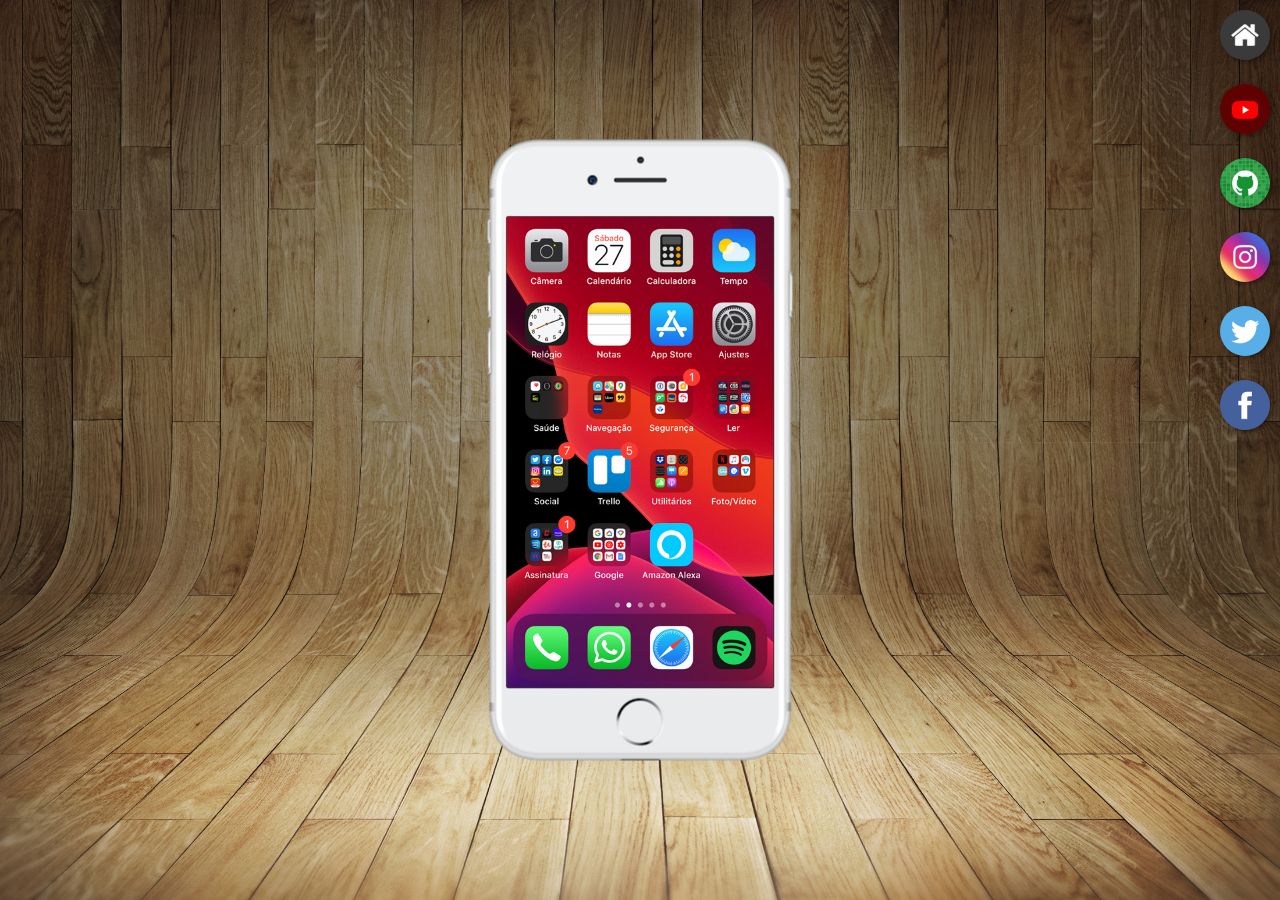
<file: index.html>
<!DOCTYPE html>
<html lang="pt-br">
<head>
    <meta charset="UTF-8">
    <meta name="viewport" content="width=device-width, initial-scale=1.0">
    <link rel="shortcut icon" href="favicon.ico" type="image/x-icon">
    <link rel="stylesheet" href="estilos/style.css">
    <title>Projeto Rede Social</title>
</head>
<body>
    <main>
        <section id="telefone">
            <iframe src="home.html" name="tela" id="tela" frameborder="0"></iframe>
        </section>
        <section id="redes-sociais">
            <a href="home.html" target="tela"><img src="imagens/logo-home.jpg" alt="Home"></a><br>
            <a href="youtube.html" target="tela"><img src="imagens/logo-youtube.jpg" alt="YouTube"></a><br>
            <a href="github.html" target="tela"><img src="imagens/logo-github.jpg" alt="GitHub"></a><br>
            <a href="instagram.html" target="tela"><img src="imagens/logo-instagram.jpg" alt="Instagram"></a><br>
            <a href="twitter.html" target="tela"><img src="imagens/logo-twitter.jpg" alt="Twitter"></a><br>
            <a href="facebook.html" target="tela"><img src="imagens/logo-facebook.jpg" alt="Facebook"></a>
        </section>
    </main>
</body>
</html>
</file>
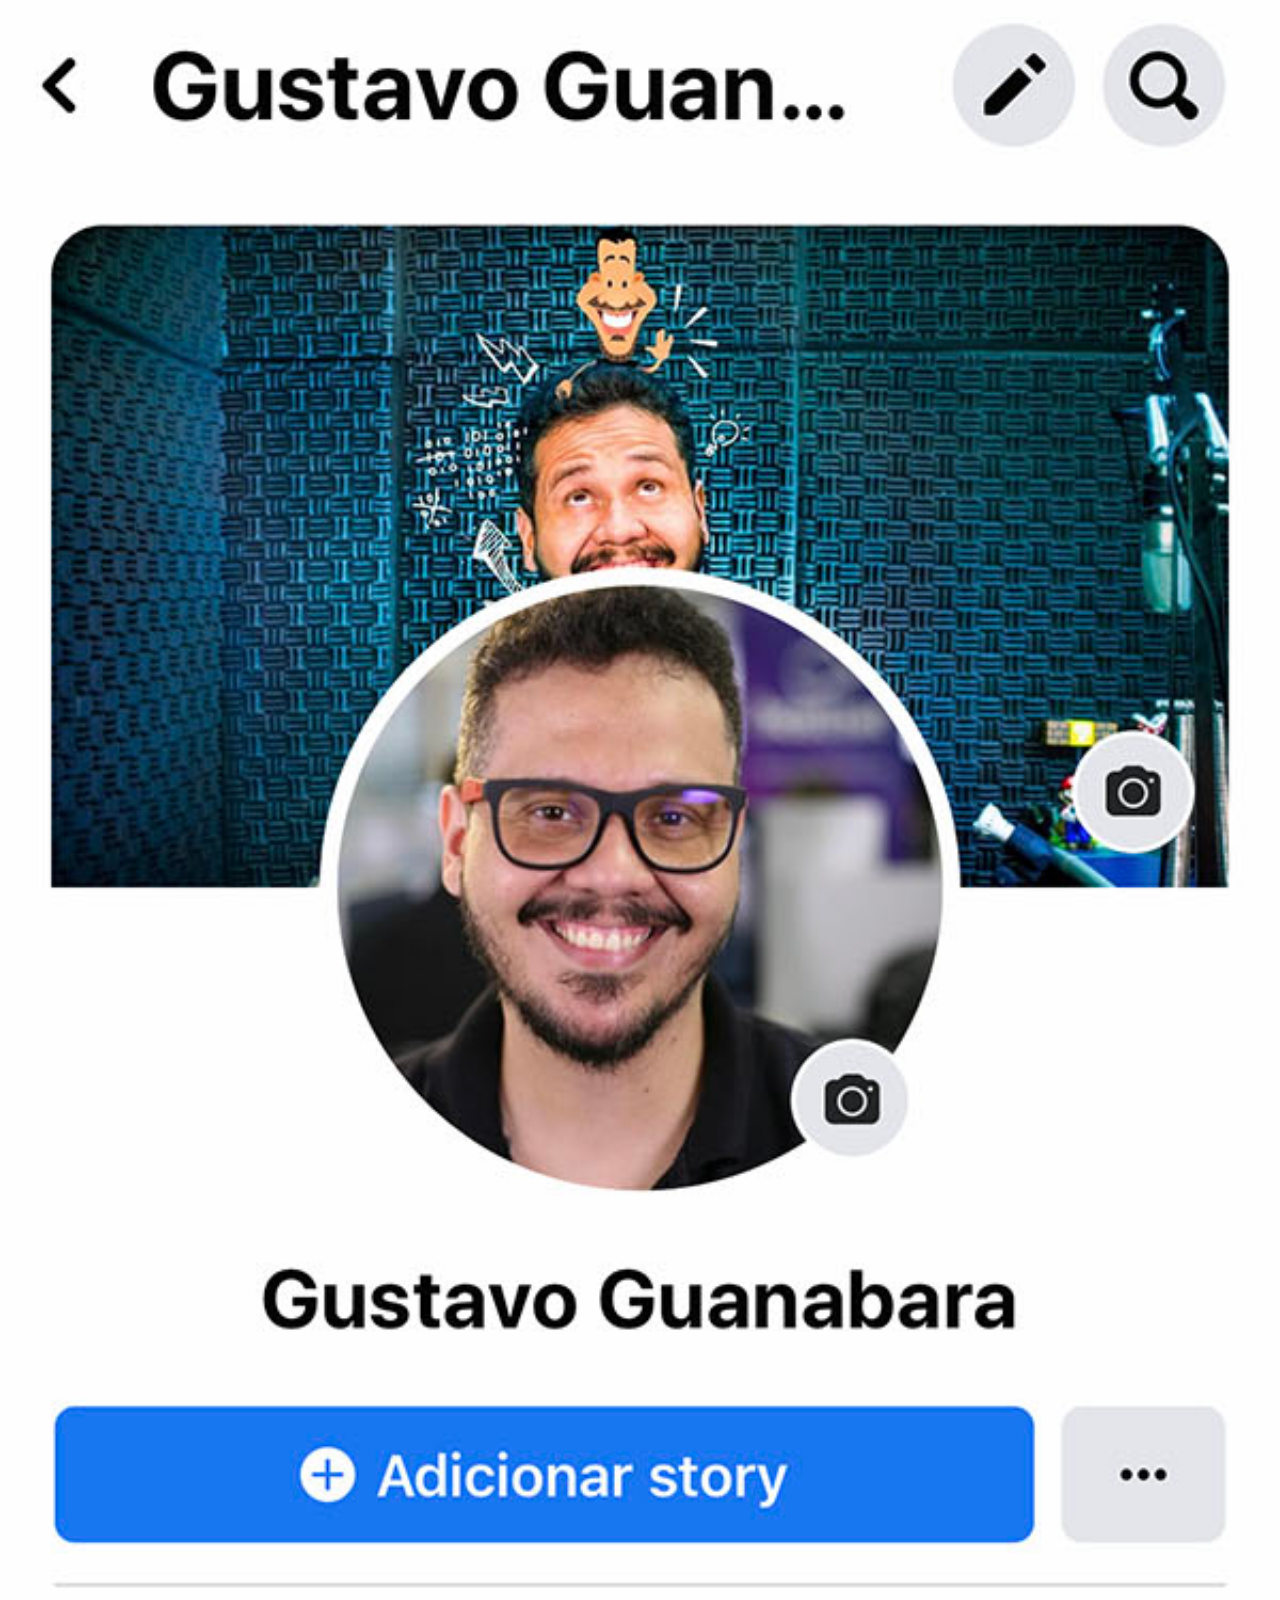
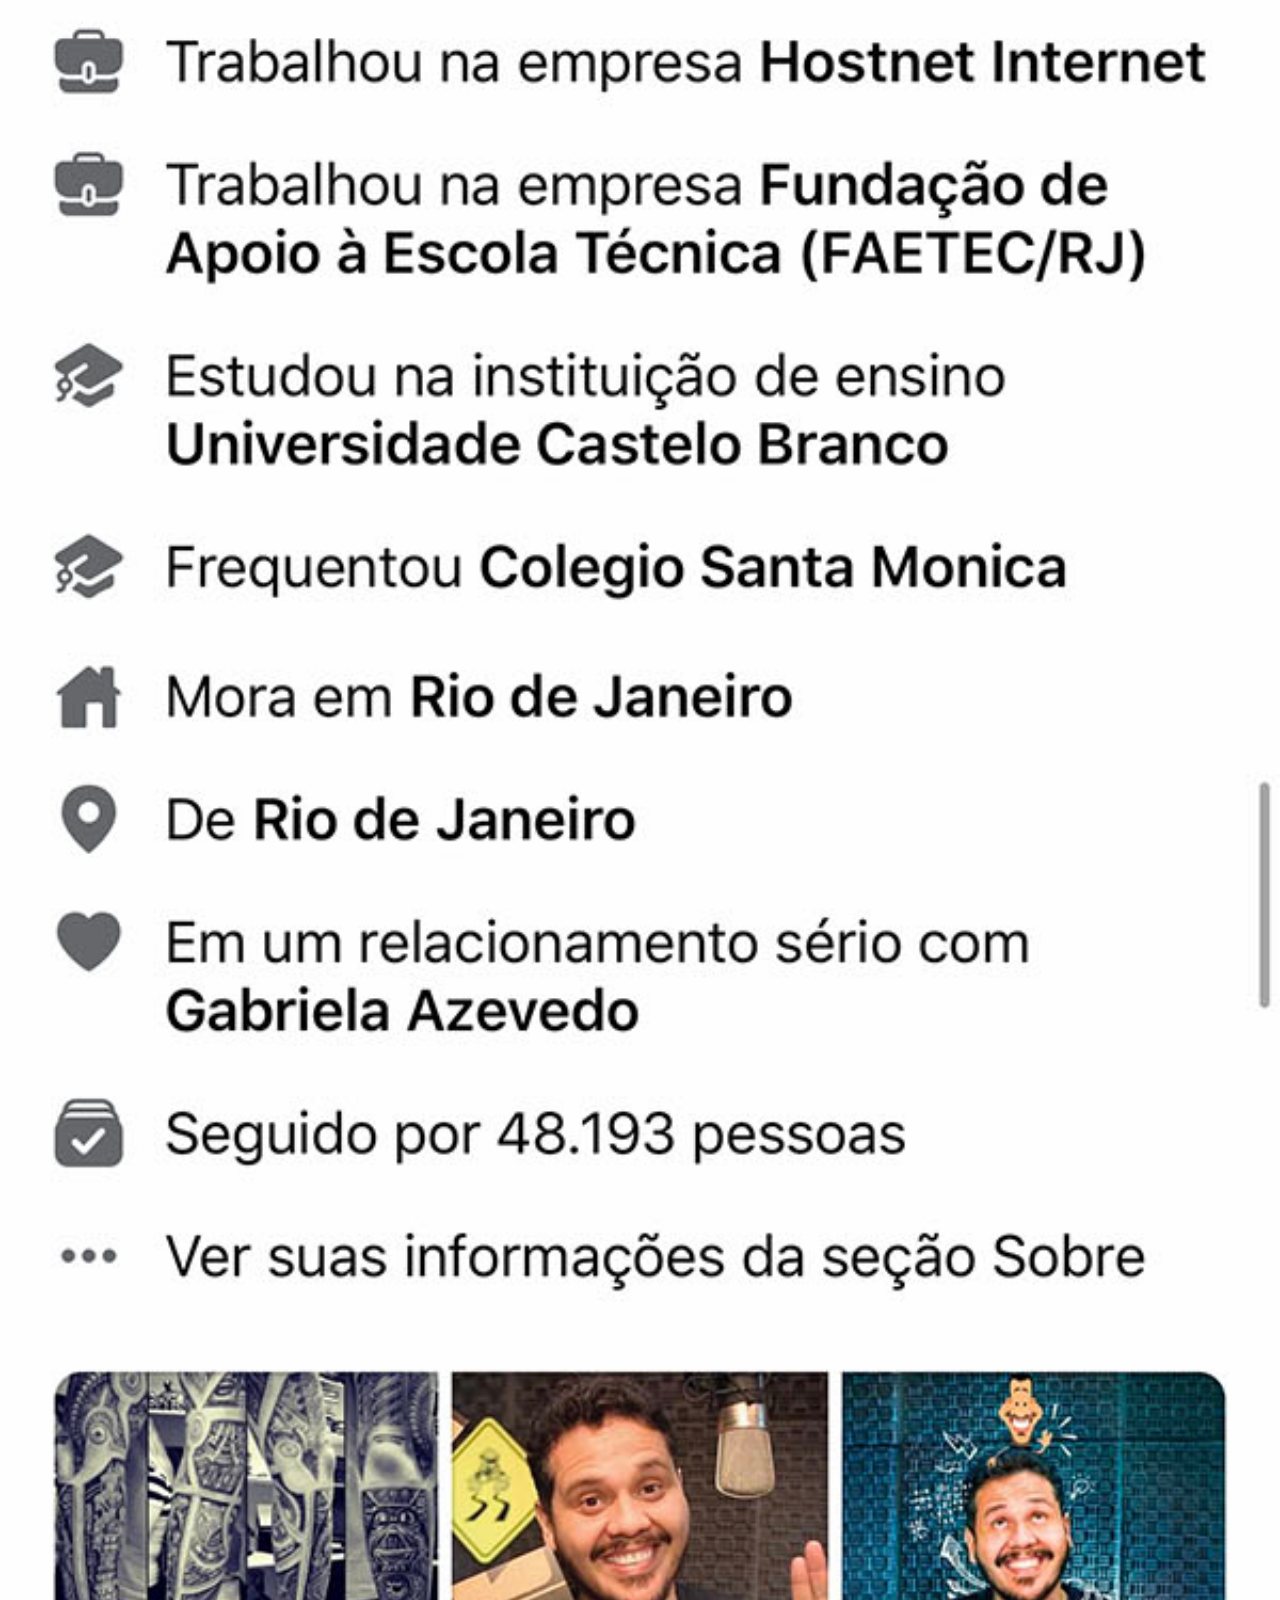
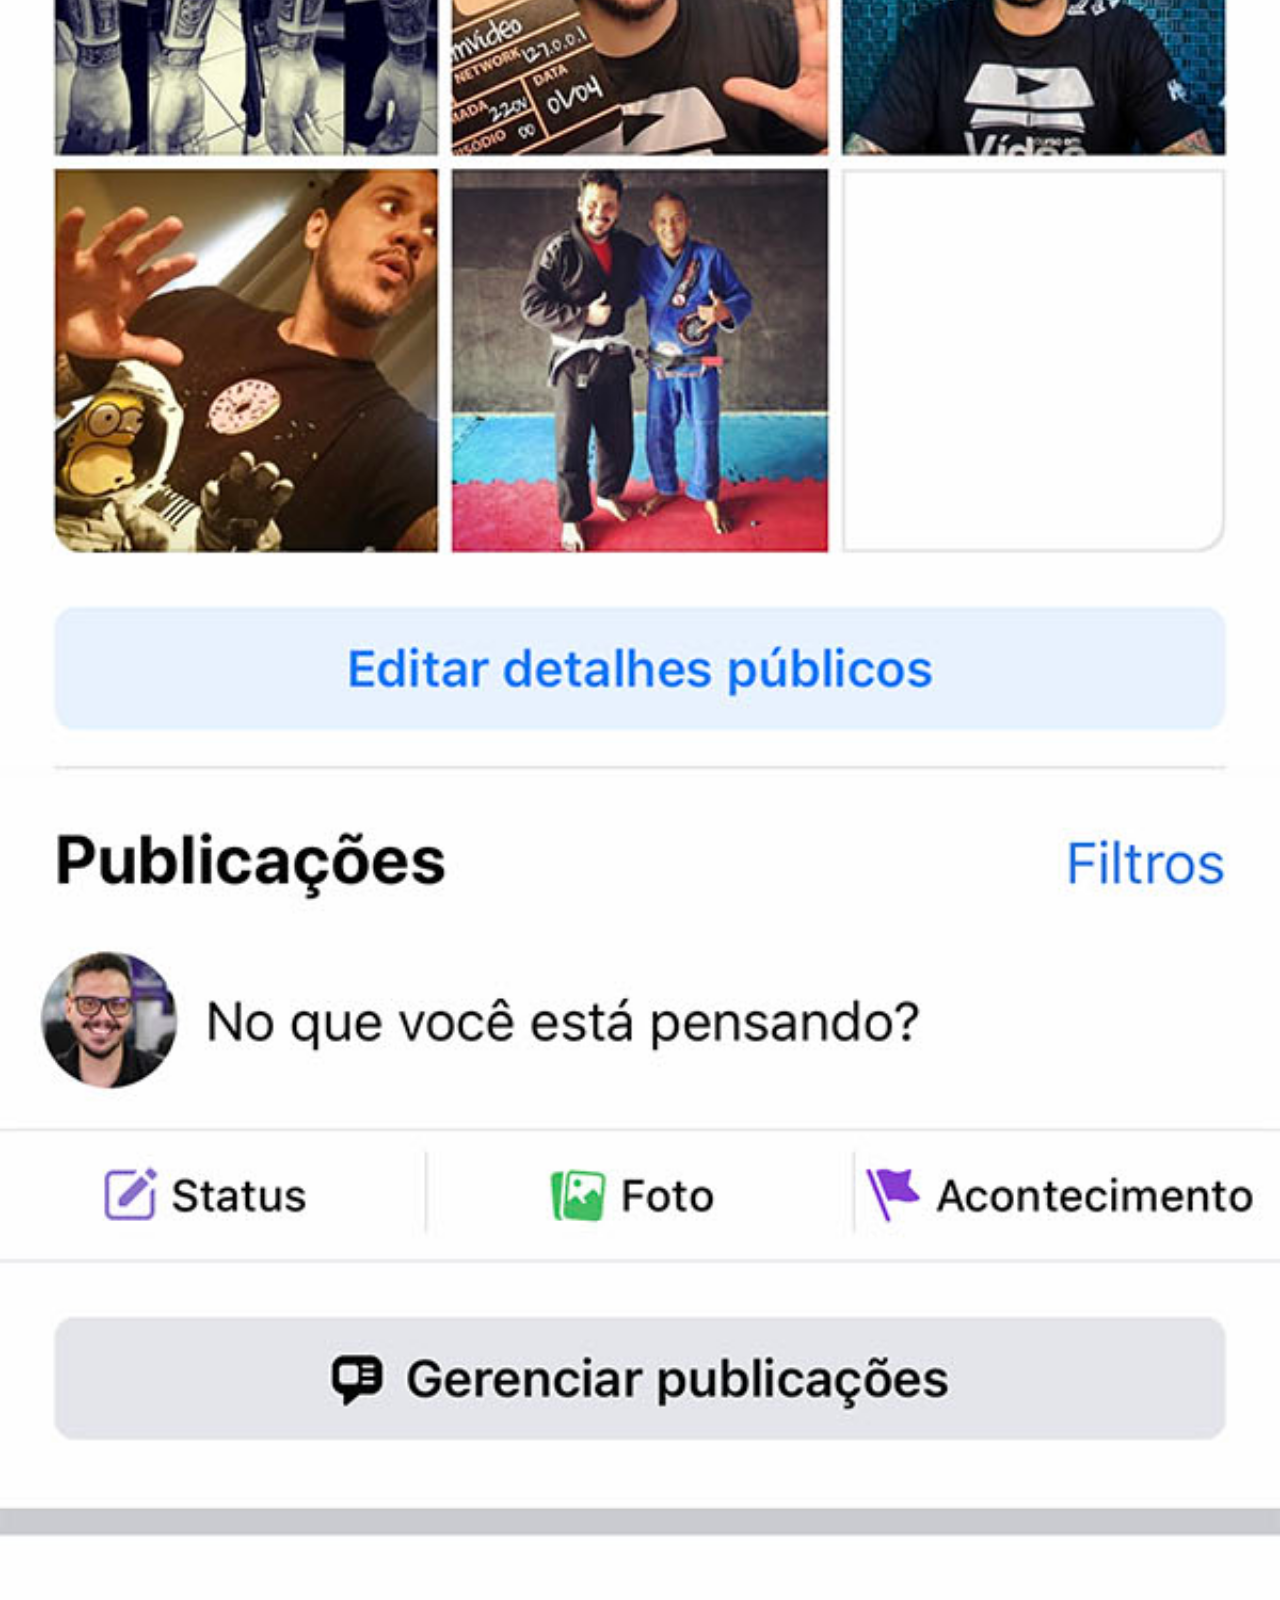
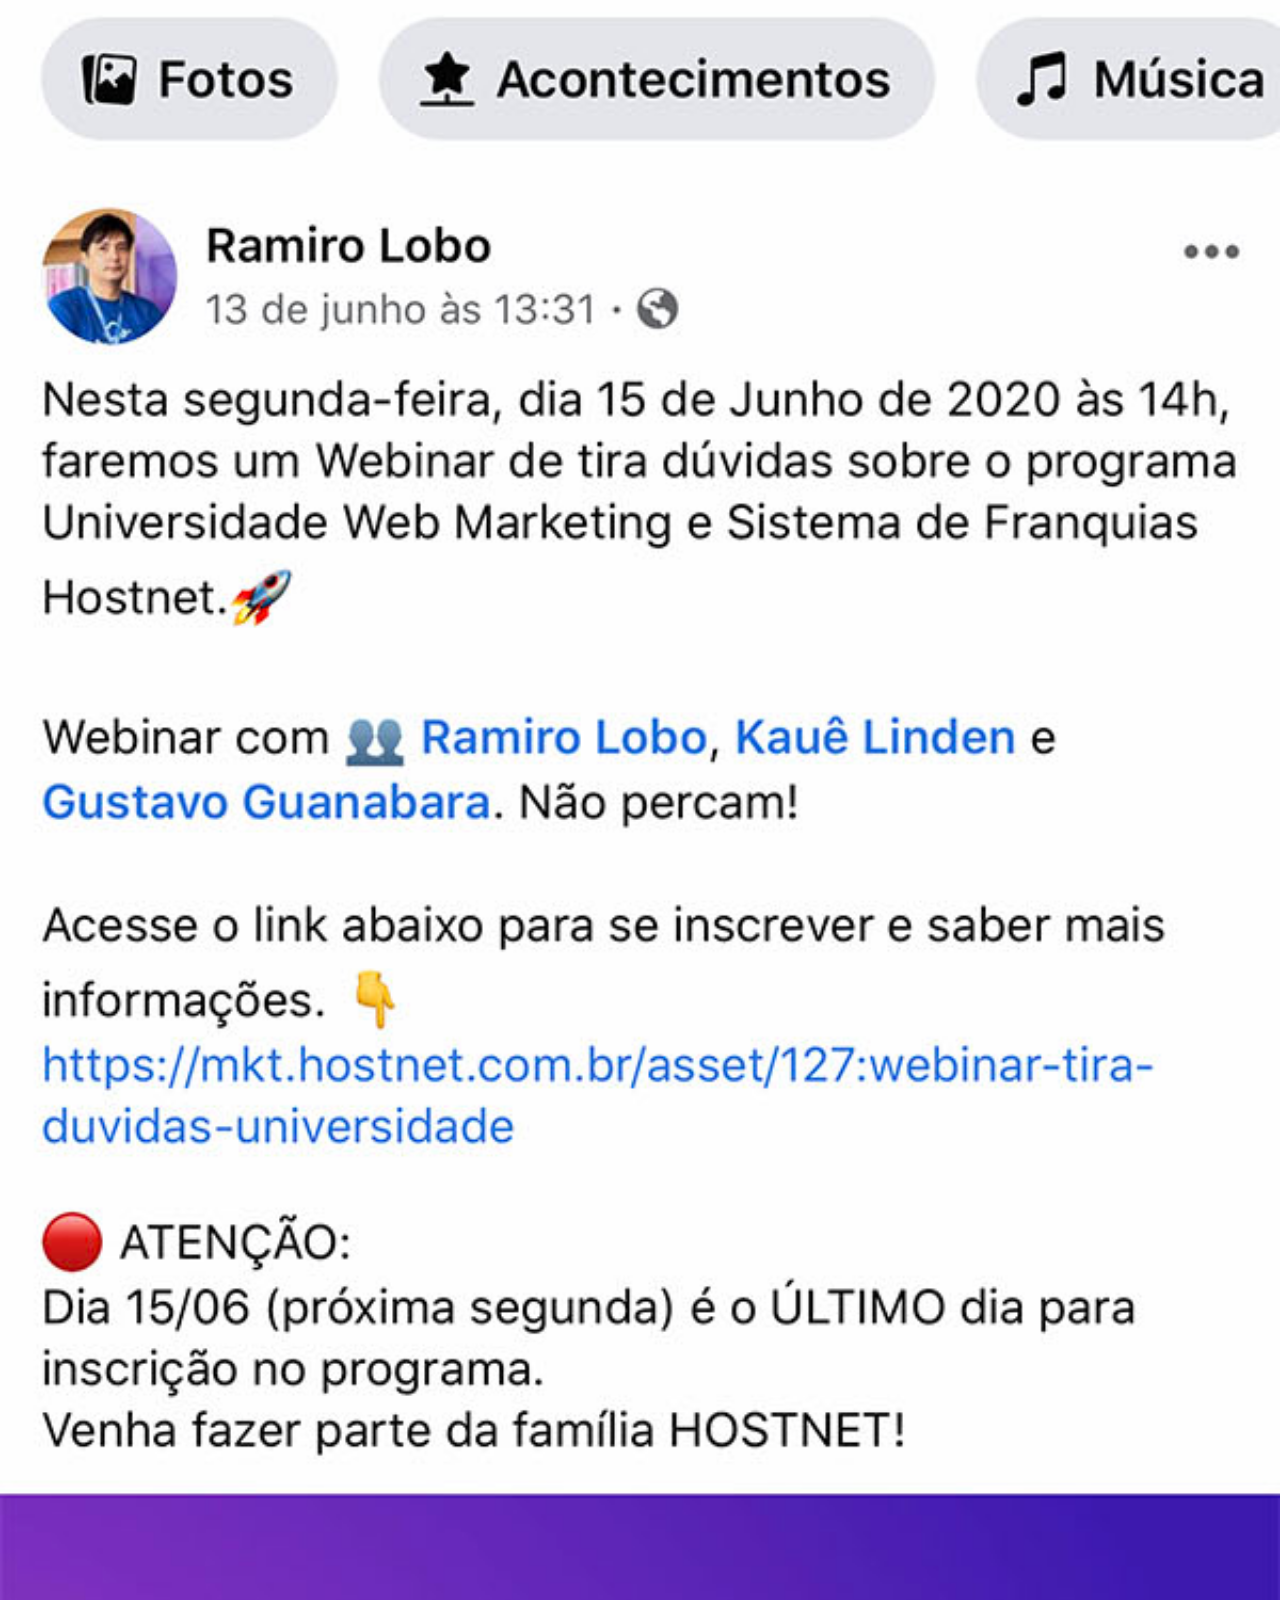
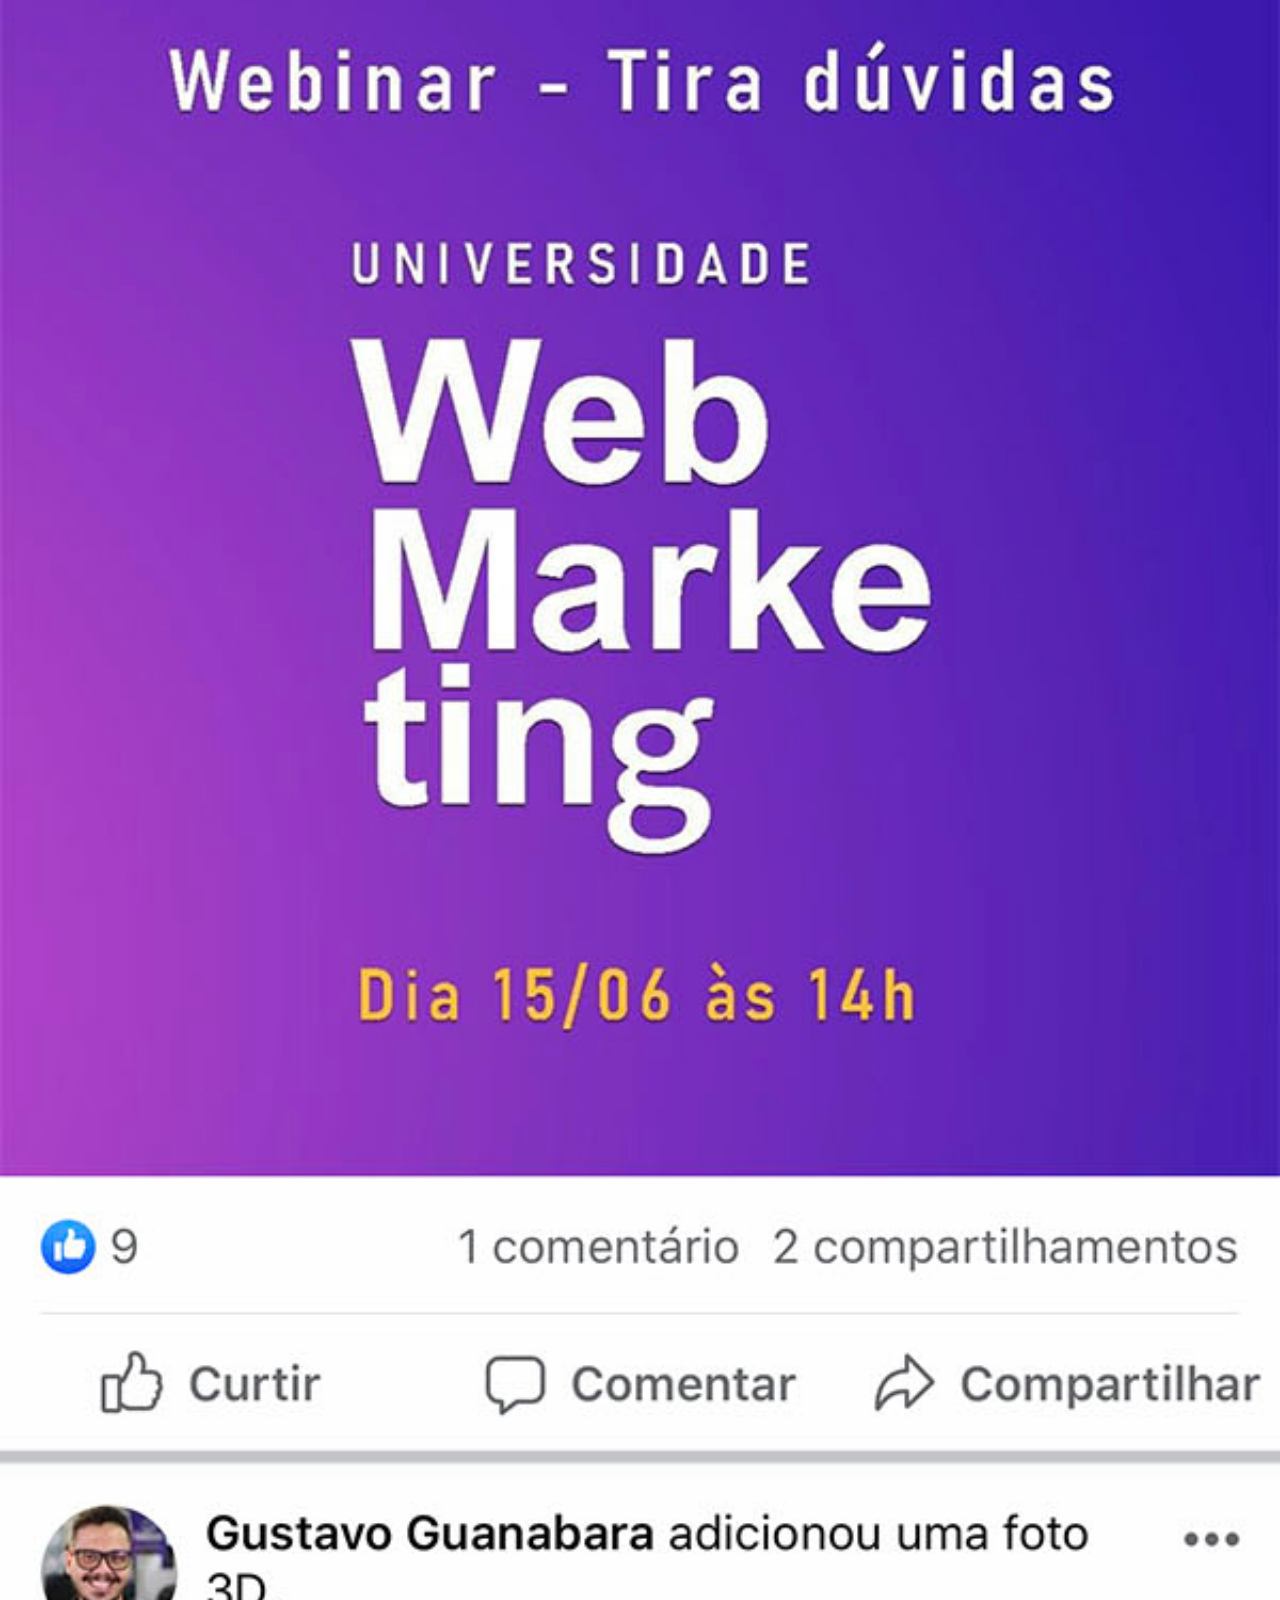
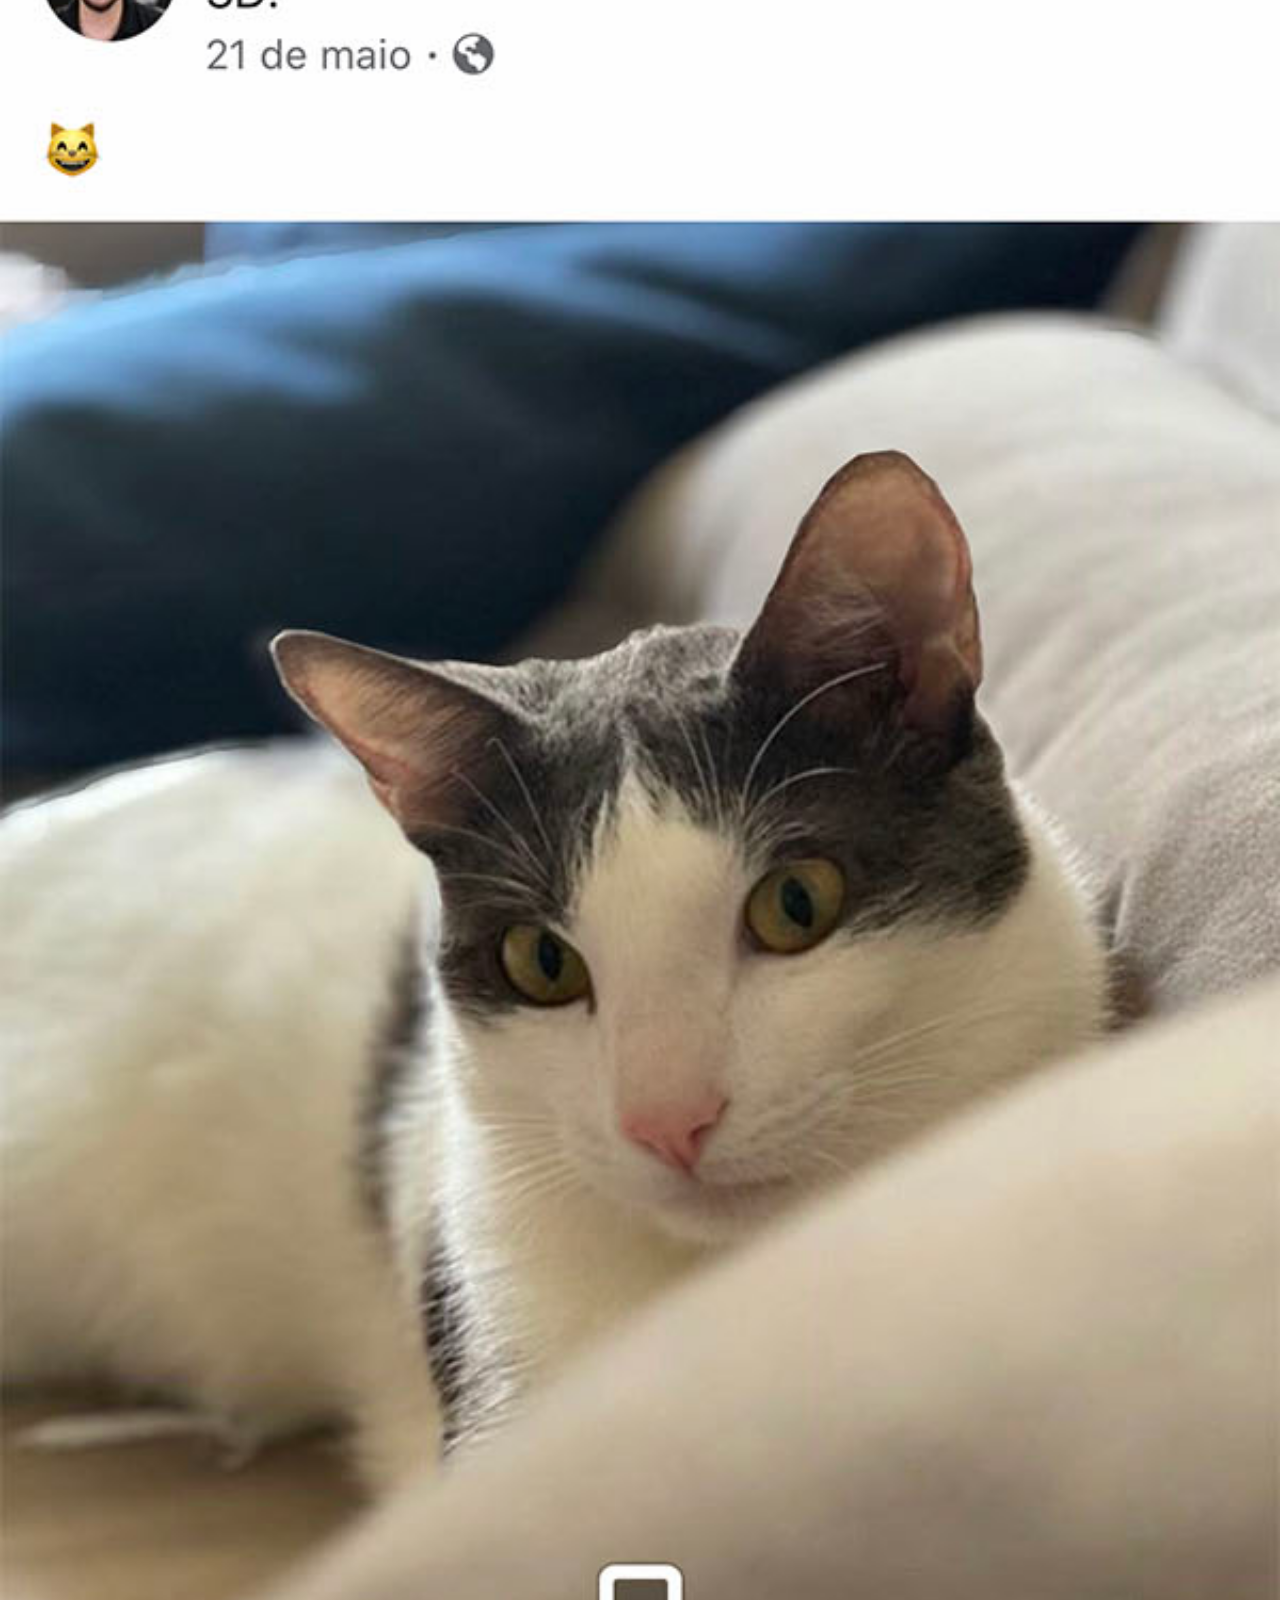
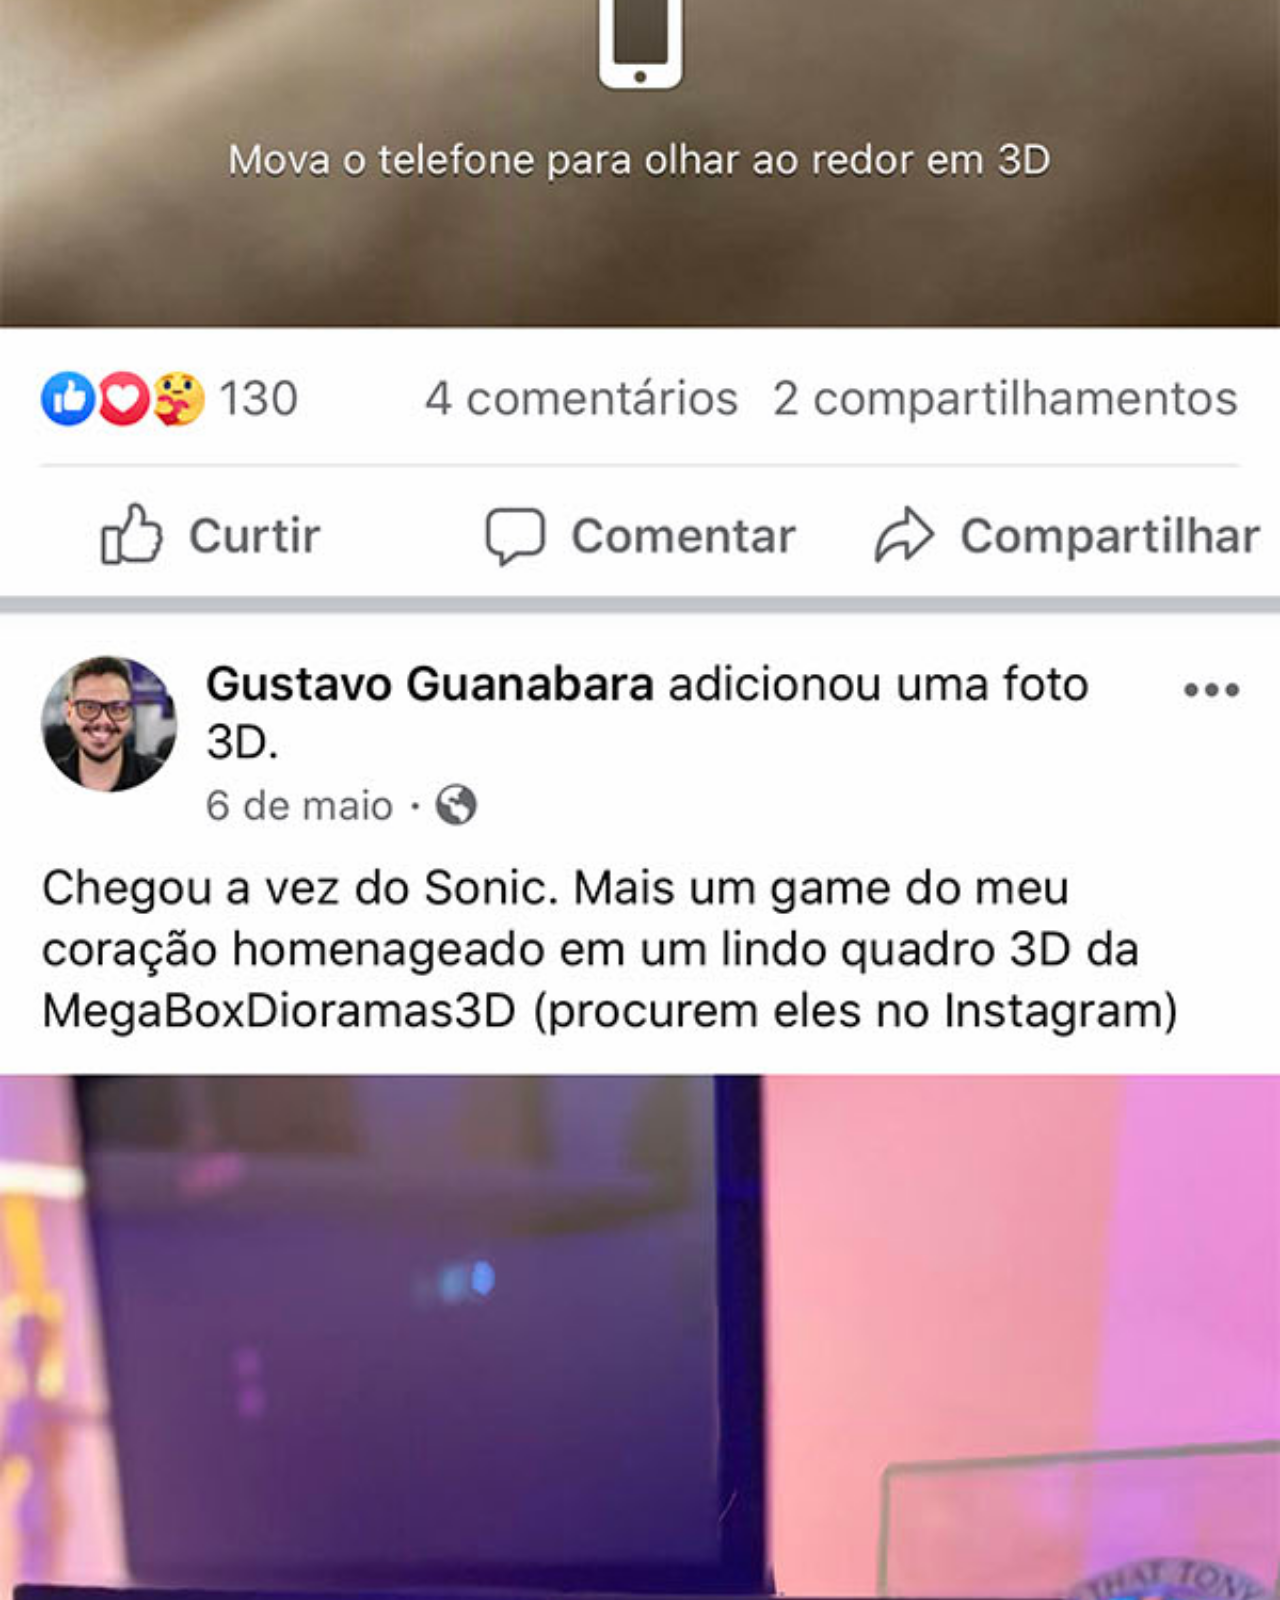
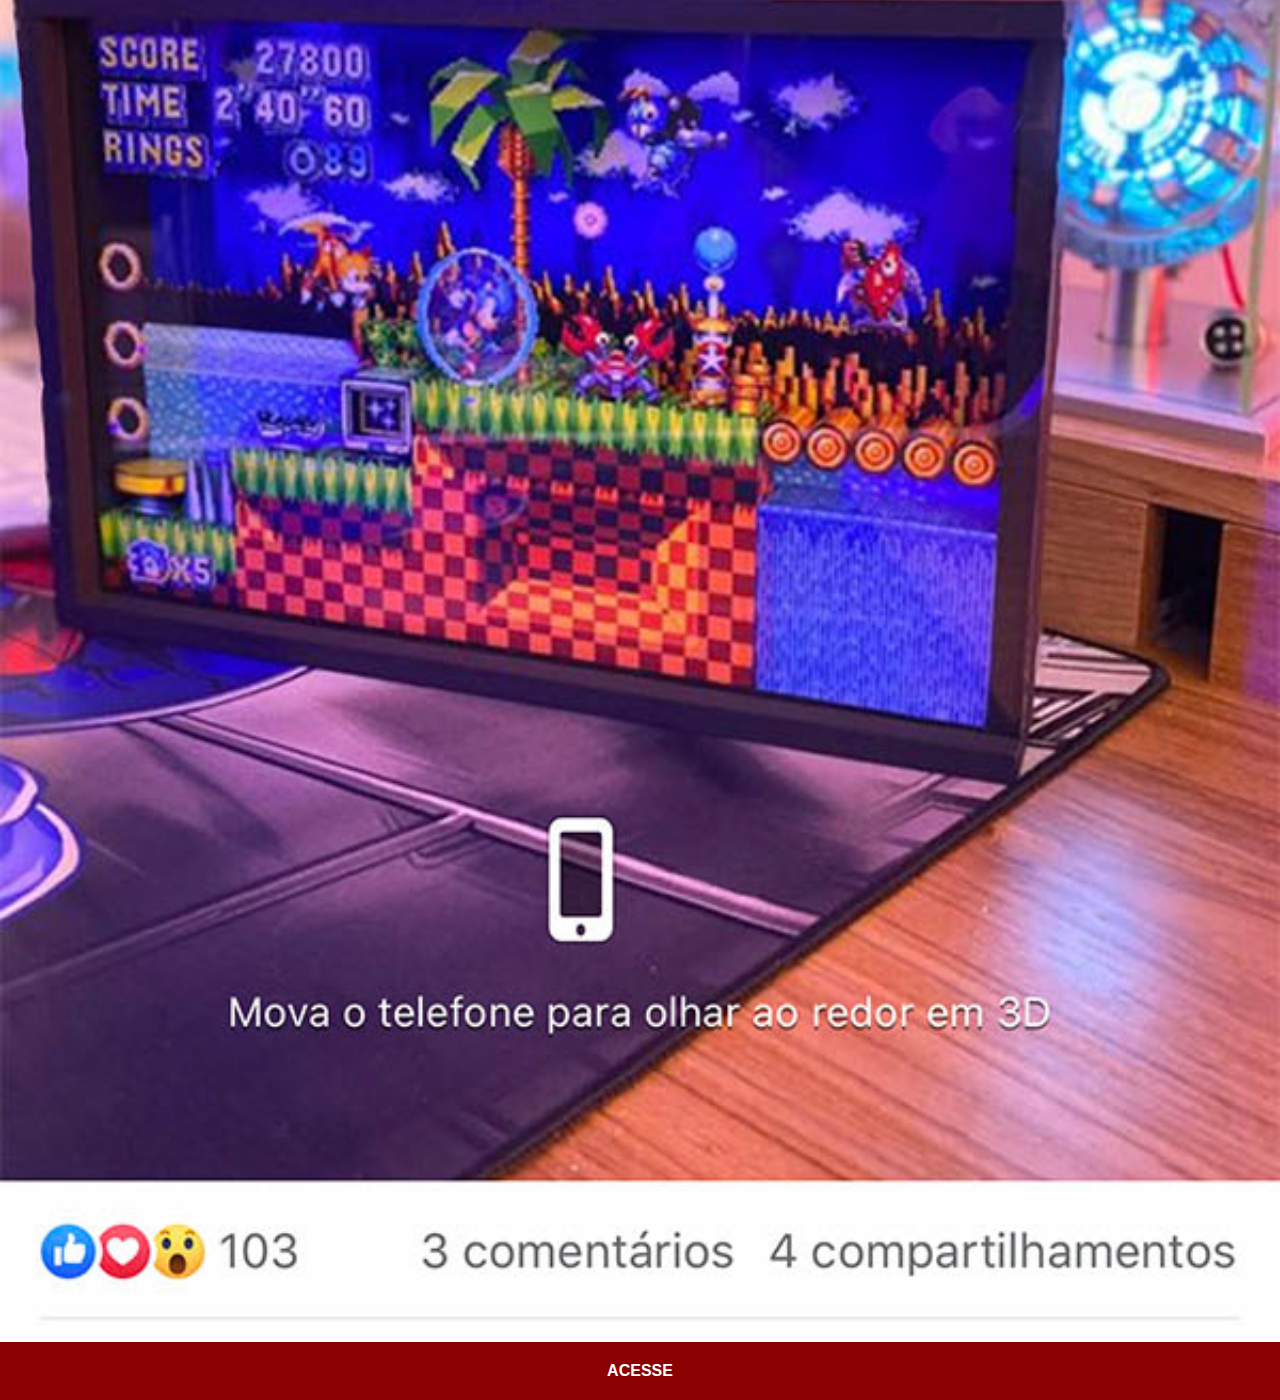
<file: facebook.html>
<!DOCTYPE html>
<html lang="pt-br">
<head>
    <meta charset="UTF-8">
    <meta name="viewport" content="width=device-width, initial-scale=1.0">
    <title>GitHub</title>
    <link rel="stylesheet" href="estilos/social.css">
</head>
<body>
    <img src="imagens/tela-facebook.jpg" alt="Facebook">
    <a href="https://www.facebook.com/gustavoguanabara/?locale=pt_BR" target="_blank">ACESSE</a>
</body>
</html>
</file>
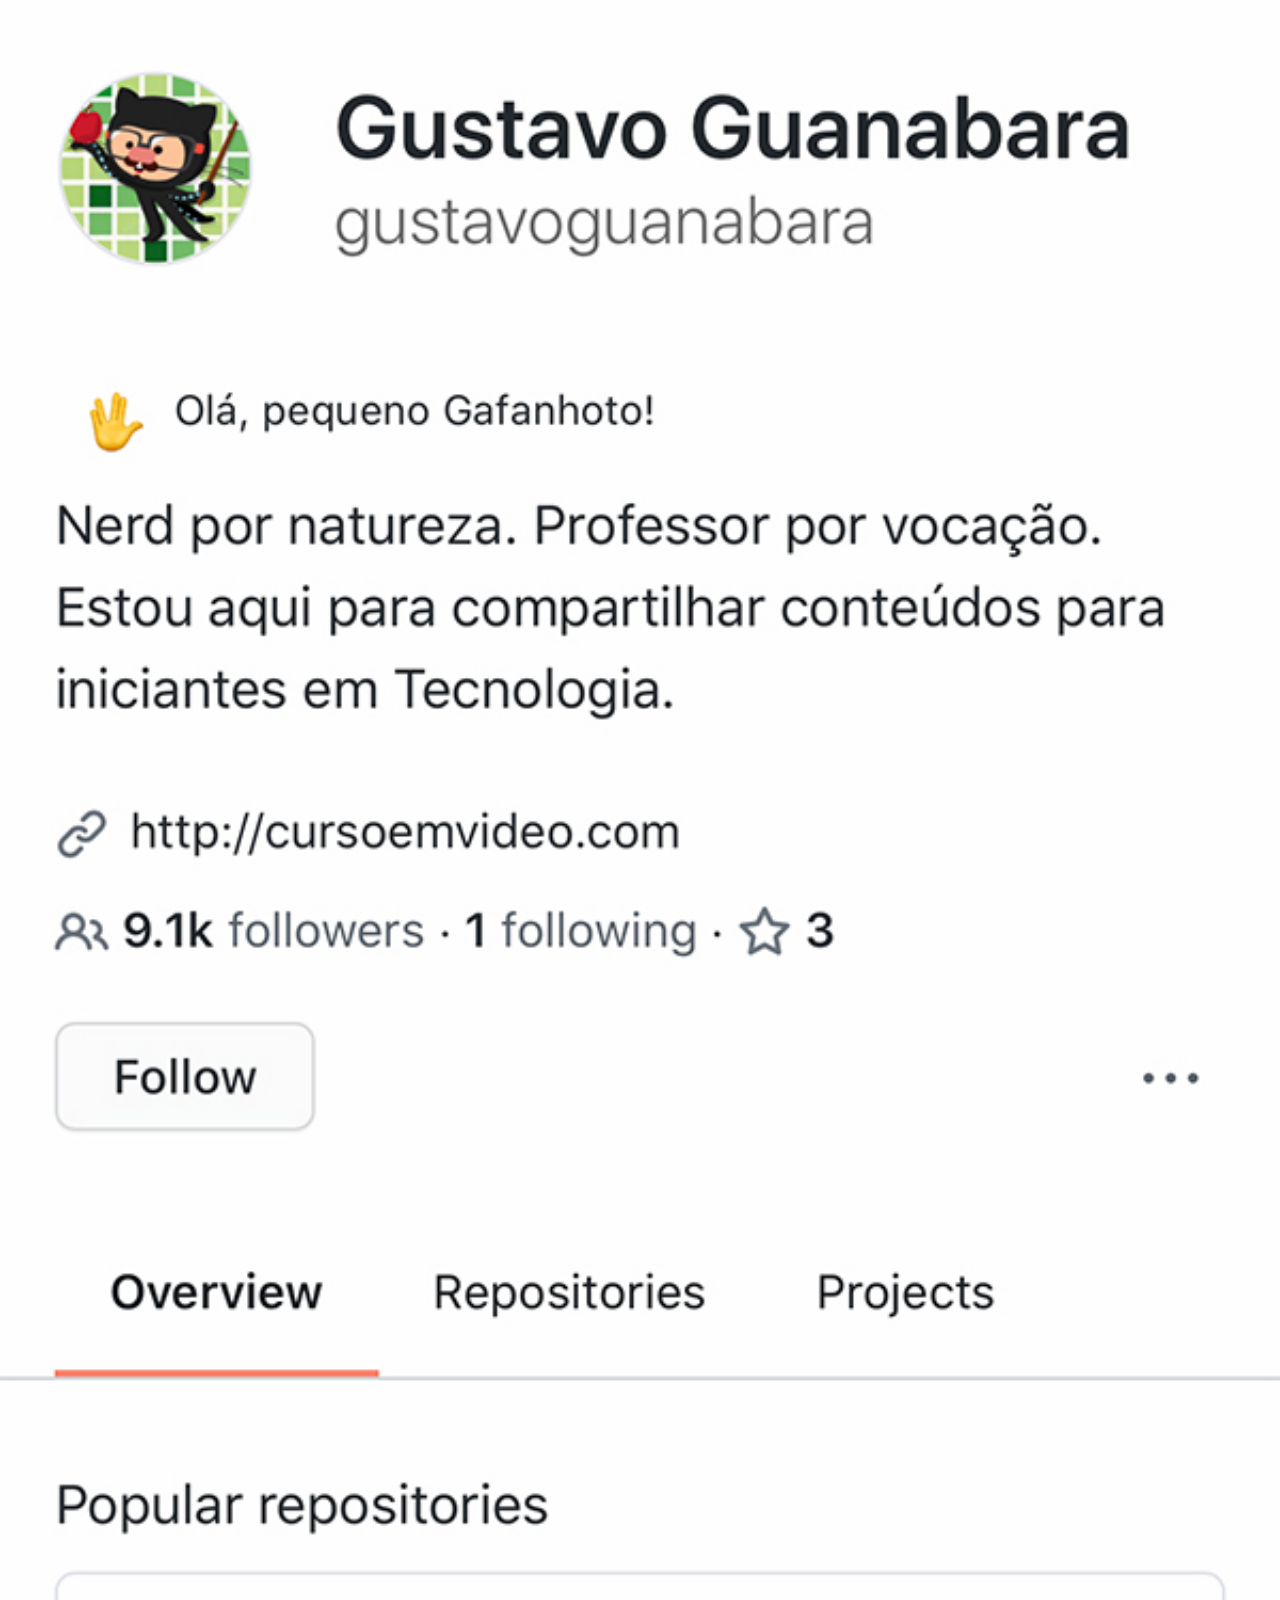
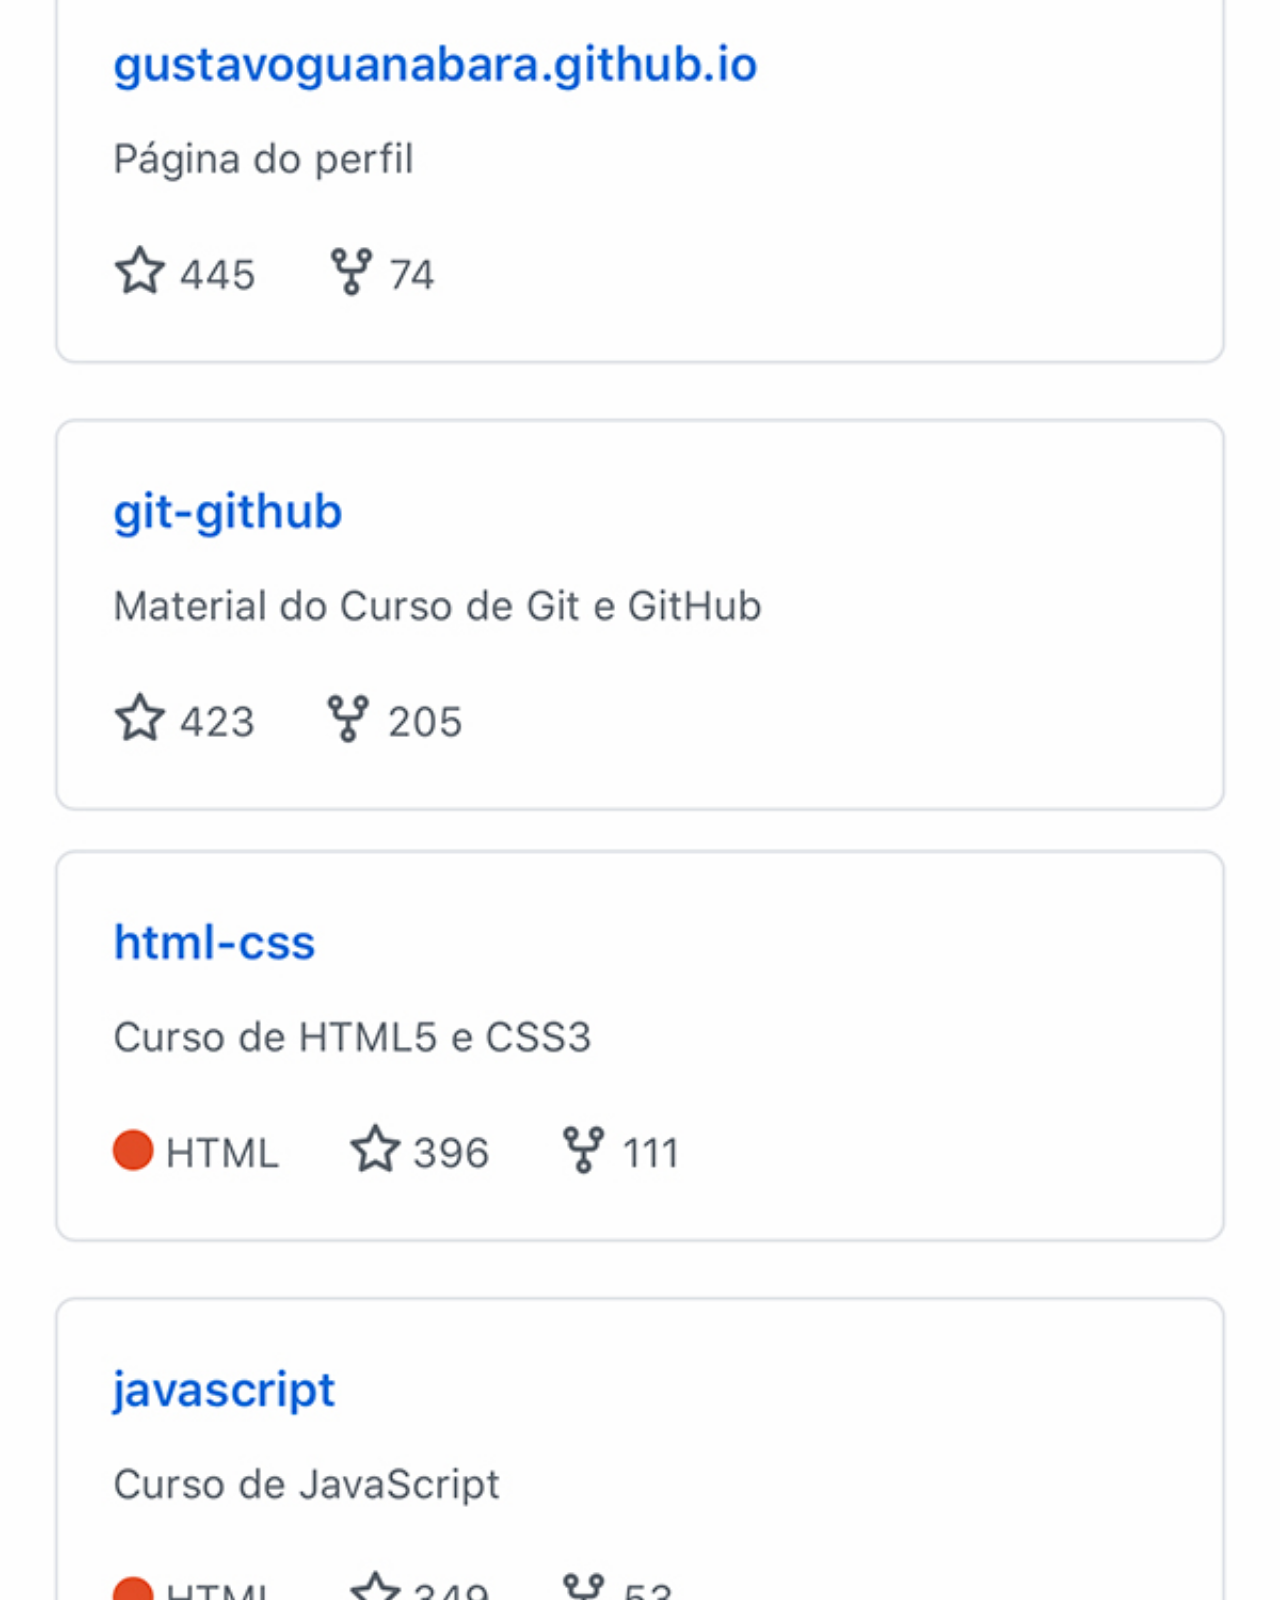
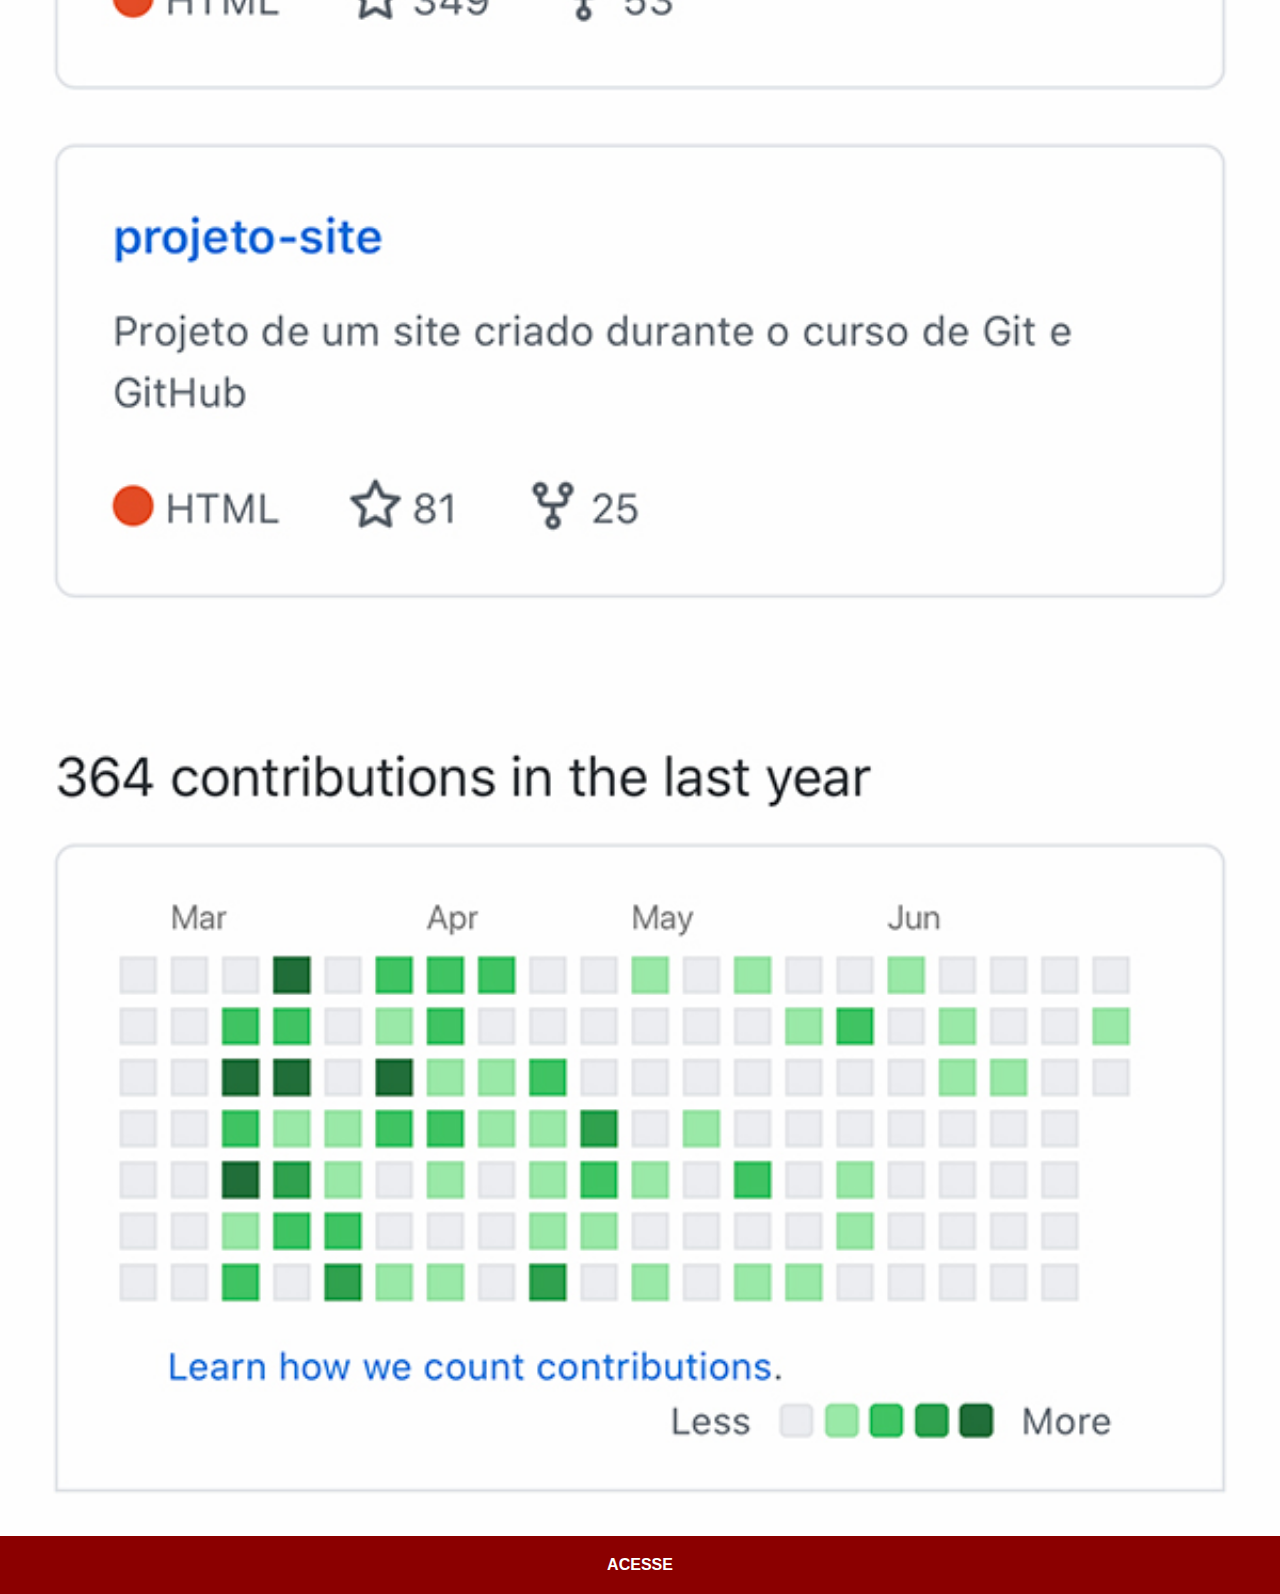
<file: github.html>
<!DOCTYPE html>
<html lang="pt-br">
<head>
    <meta charset="UTF-8">
    <meta name="viewport" content="width=device-width, initial-scale=1.0">
    <title>GitHub</title>
    <link rel="stylesheet" href="estilos/social.css">
</head>
<body>
    <img src="imagens/tela-github.jpg" alt="GitHub">
    <a href="https://github.com/gustavoguanabara" target="_blank">ACESSE</a>
</body>
</html>
</file>
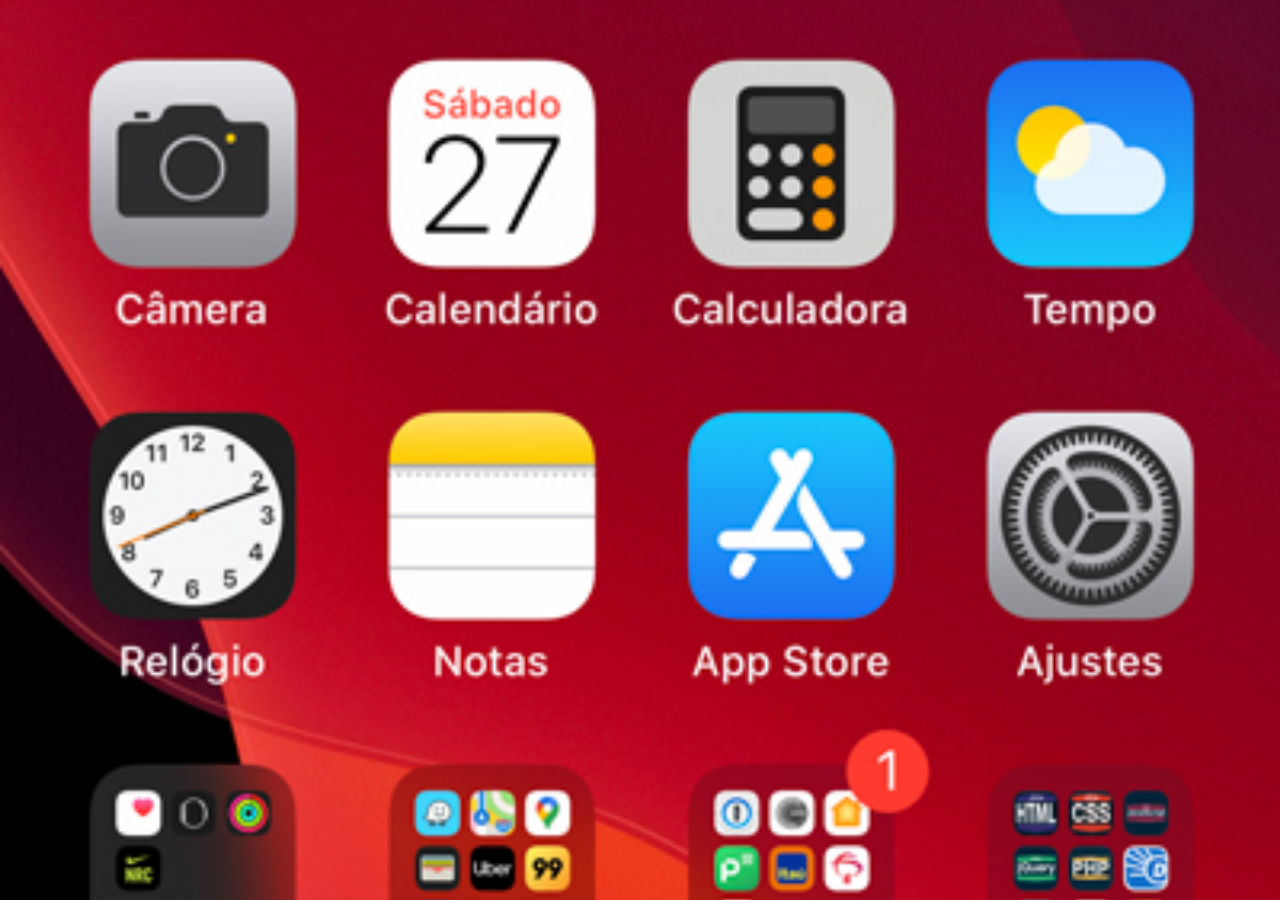
<file: home.html>
<!DOCTYPE html>
<html lang="pt-br">
<head>
    <meta charset="UTF-8">
    <meta name="viewport" content="width=device-width, initial-scale=1.0">
    <title>Home</title>
</head>
<style>
    *{
        margin: 0px;
        padding: 0px;
    }

    body{
        width: 100vw;
        height: 100vh;
        background: black url(imagens/tela-home.jpg) no-repeat top center;
        background-size: cover;
    }
</style>
<body>
    
</body>
</html>
</file>
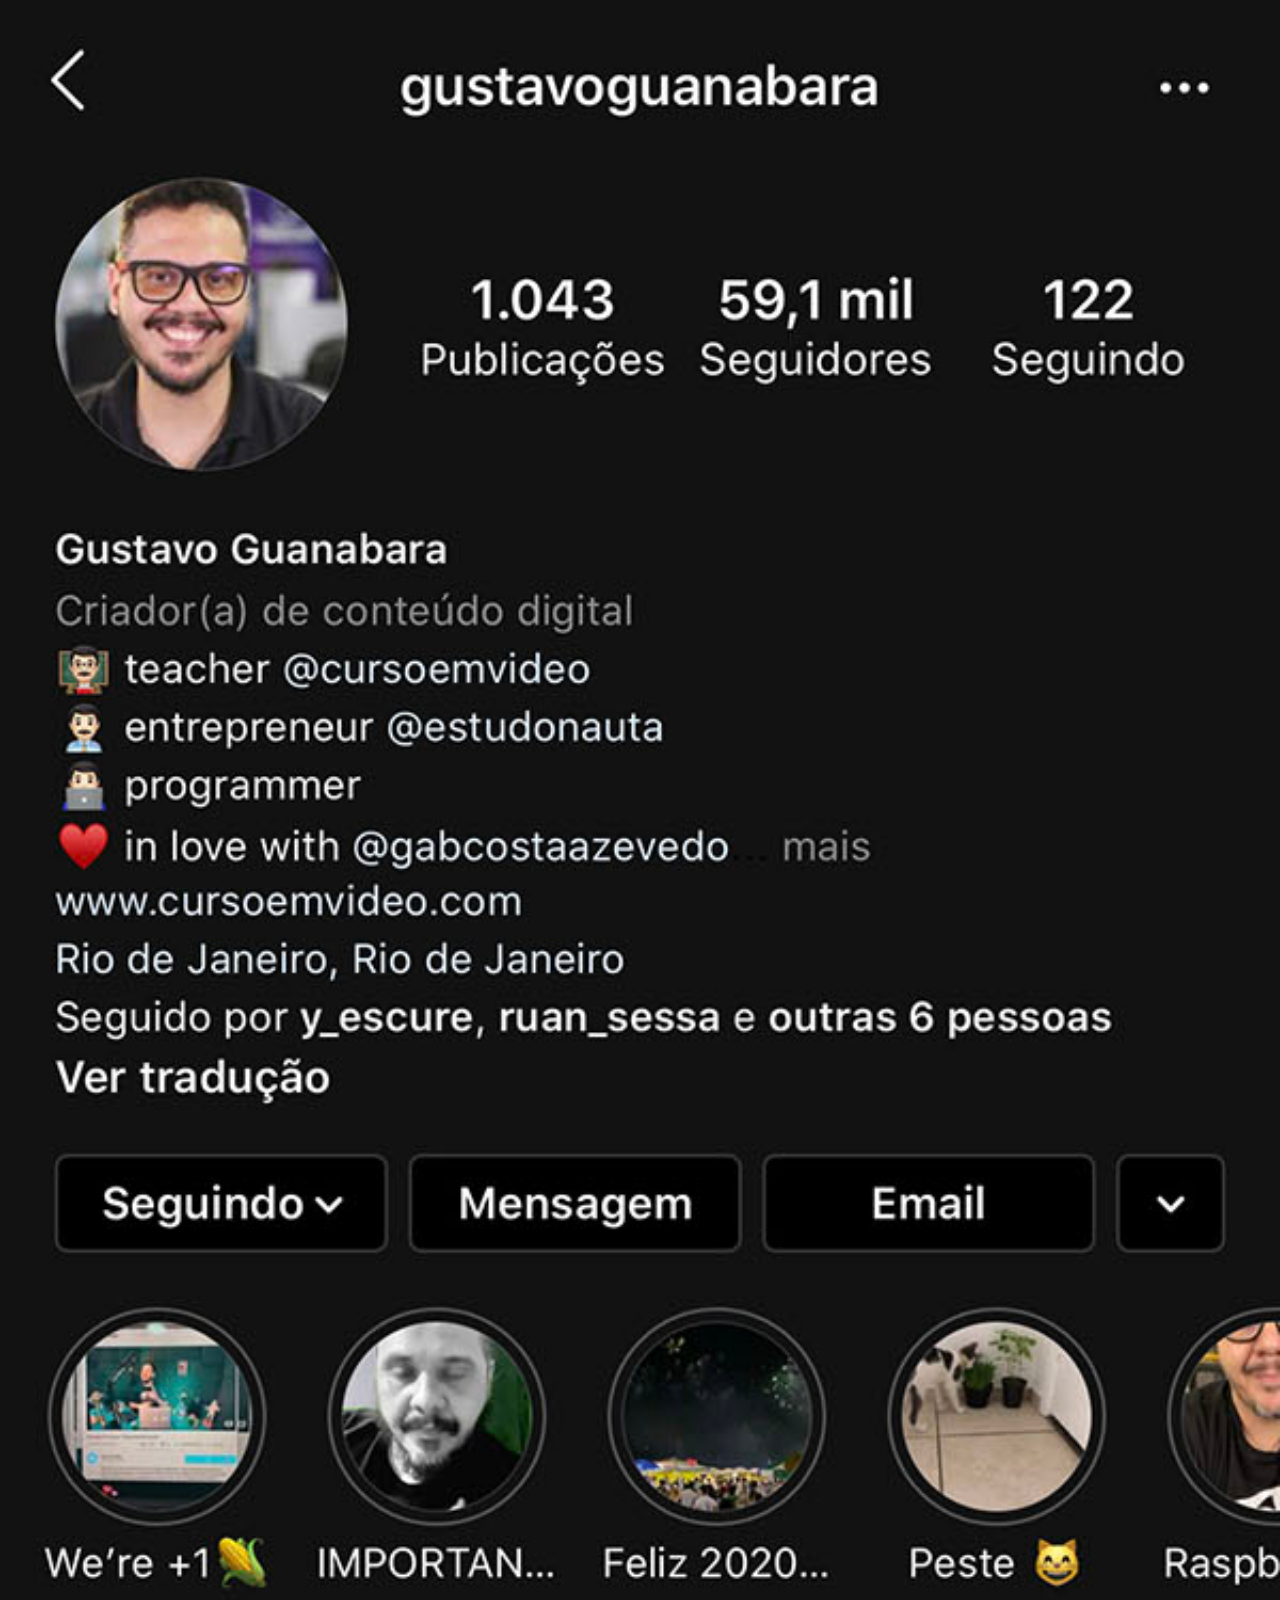
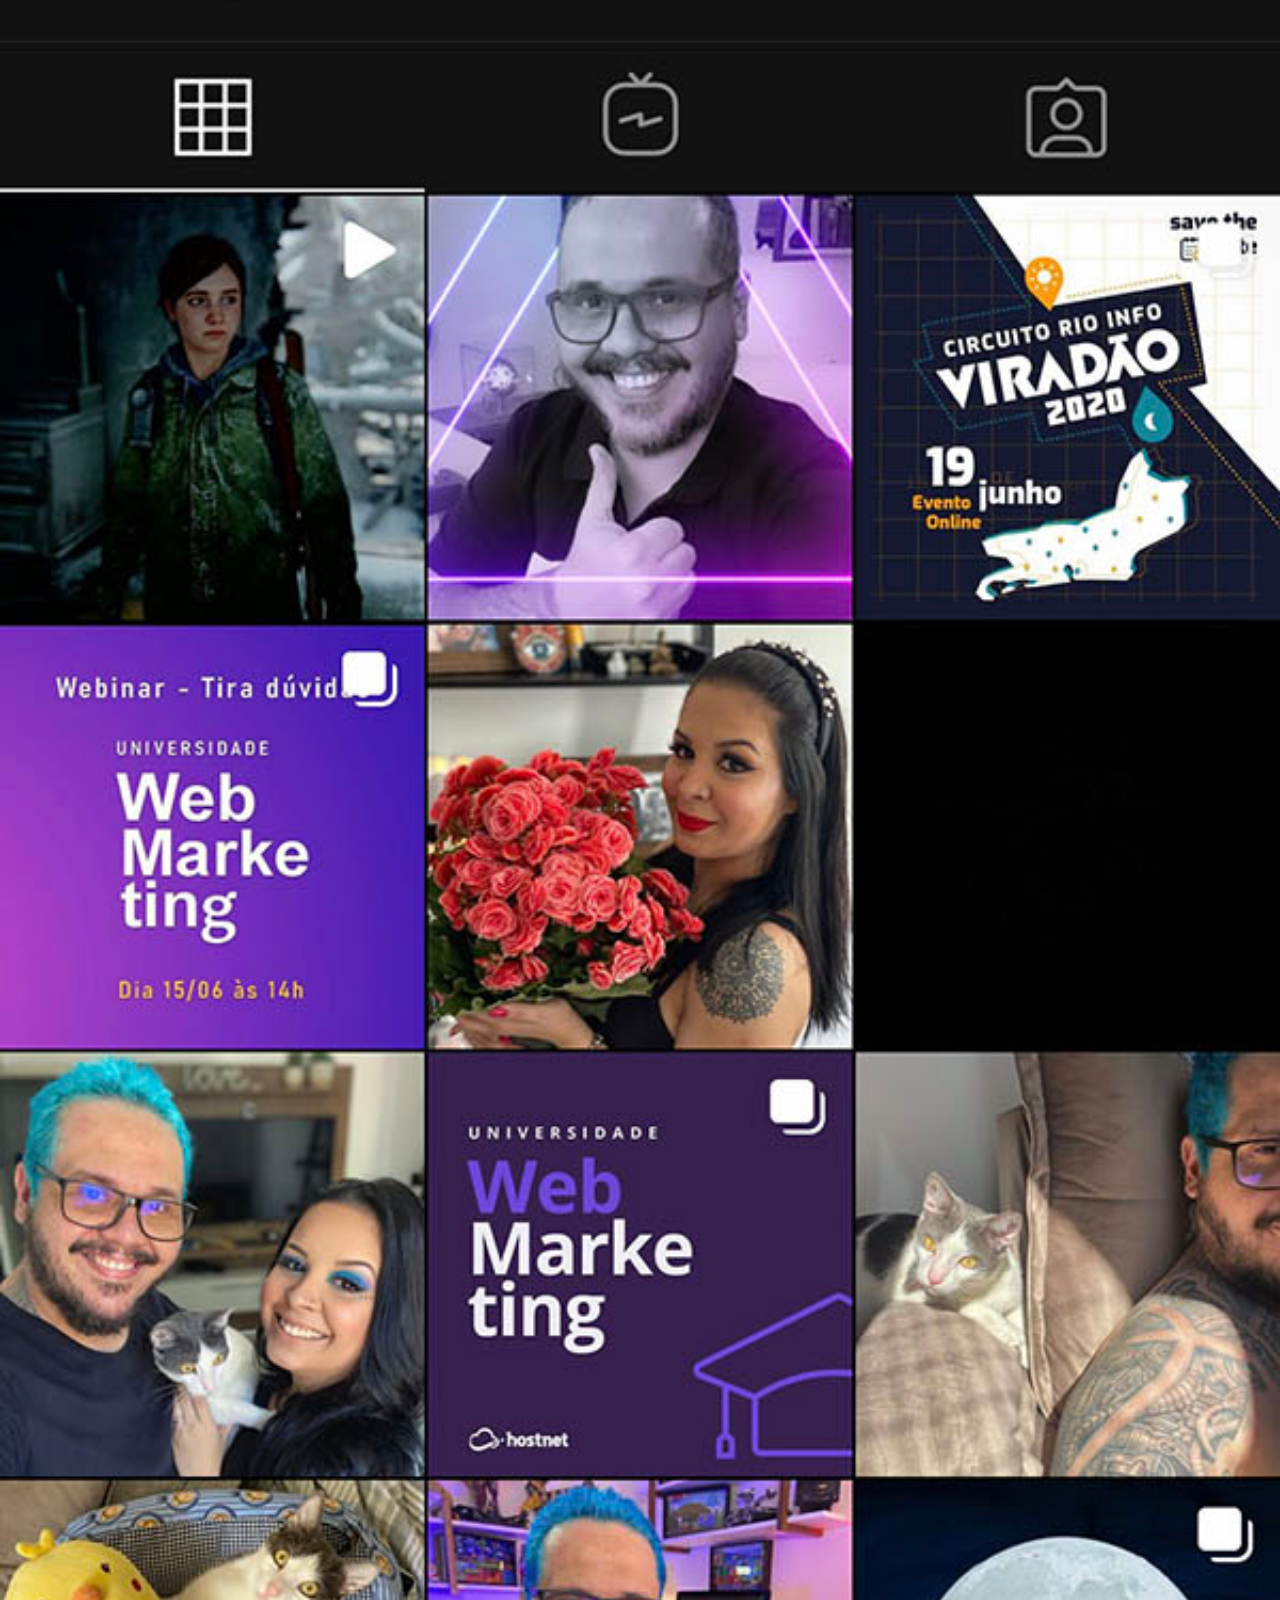
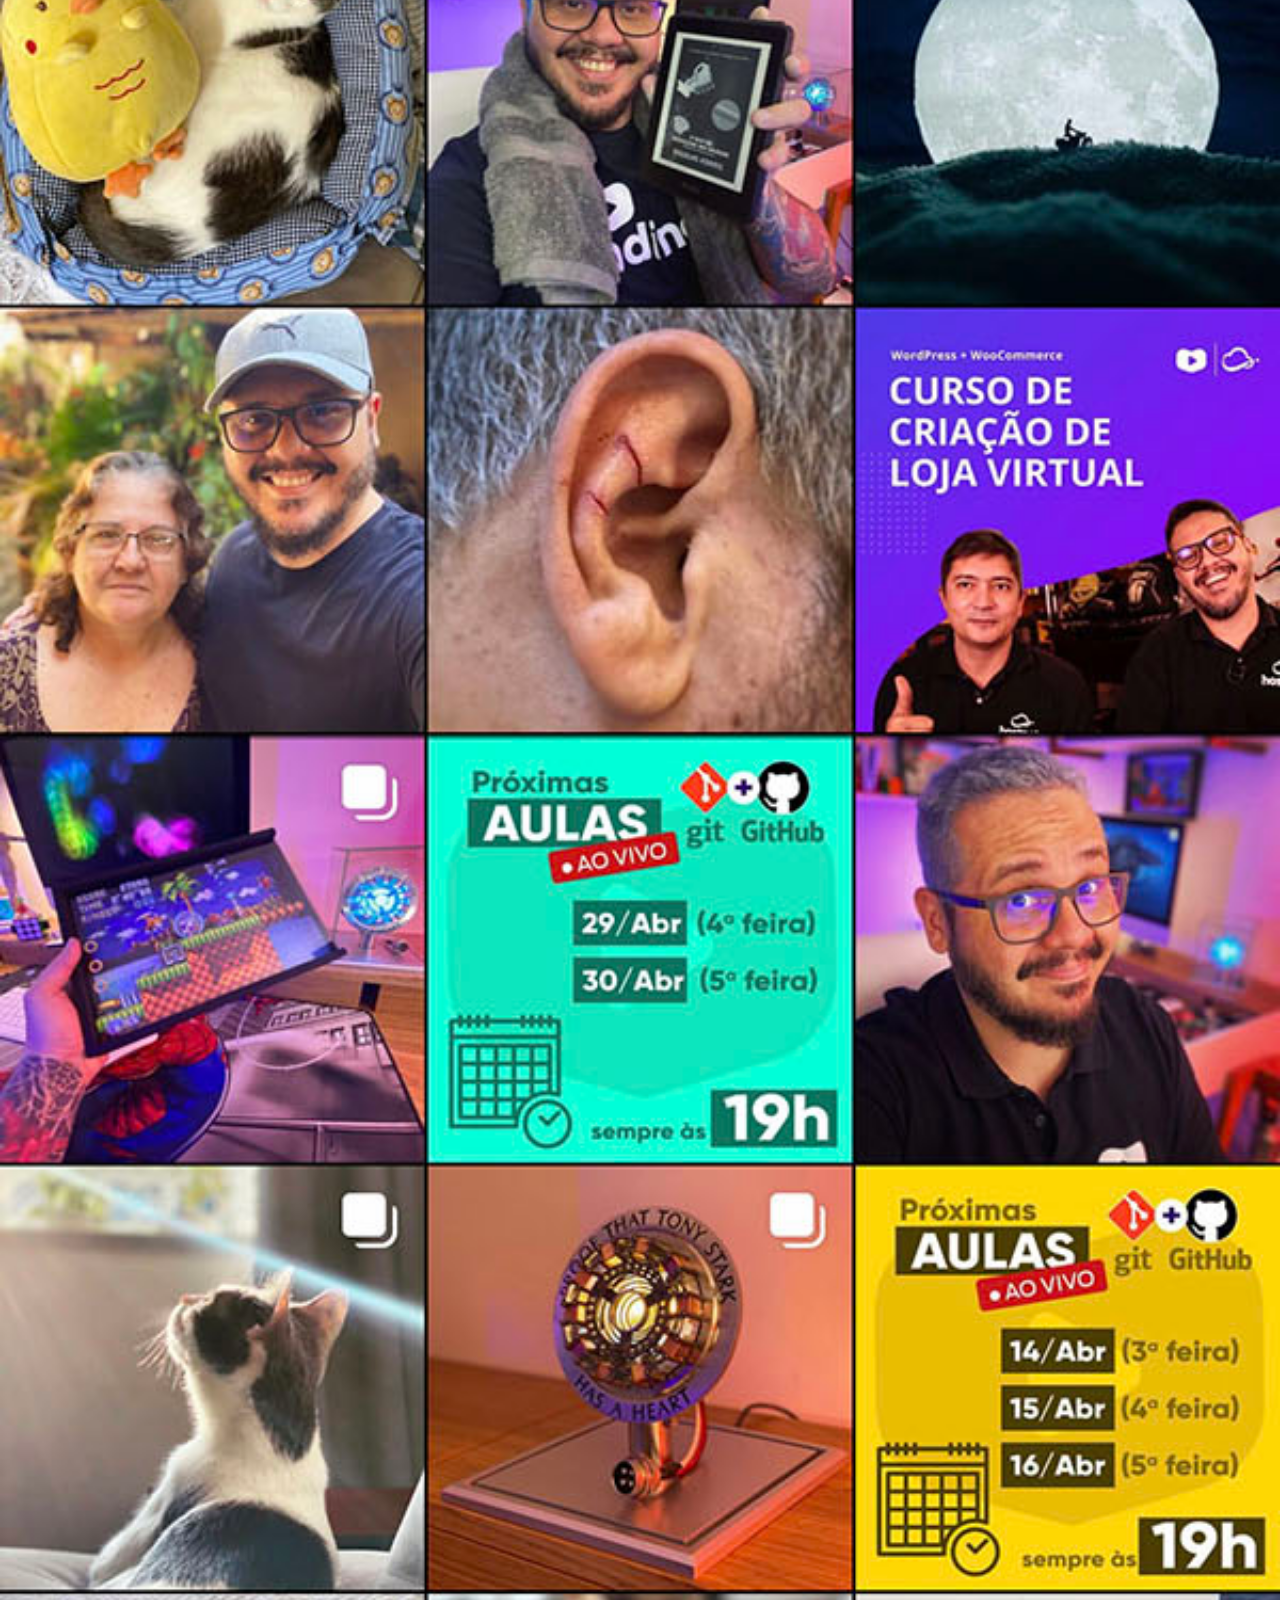
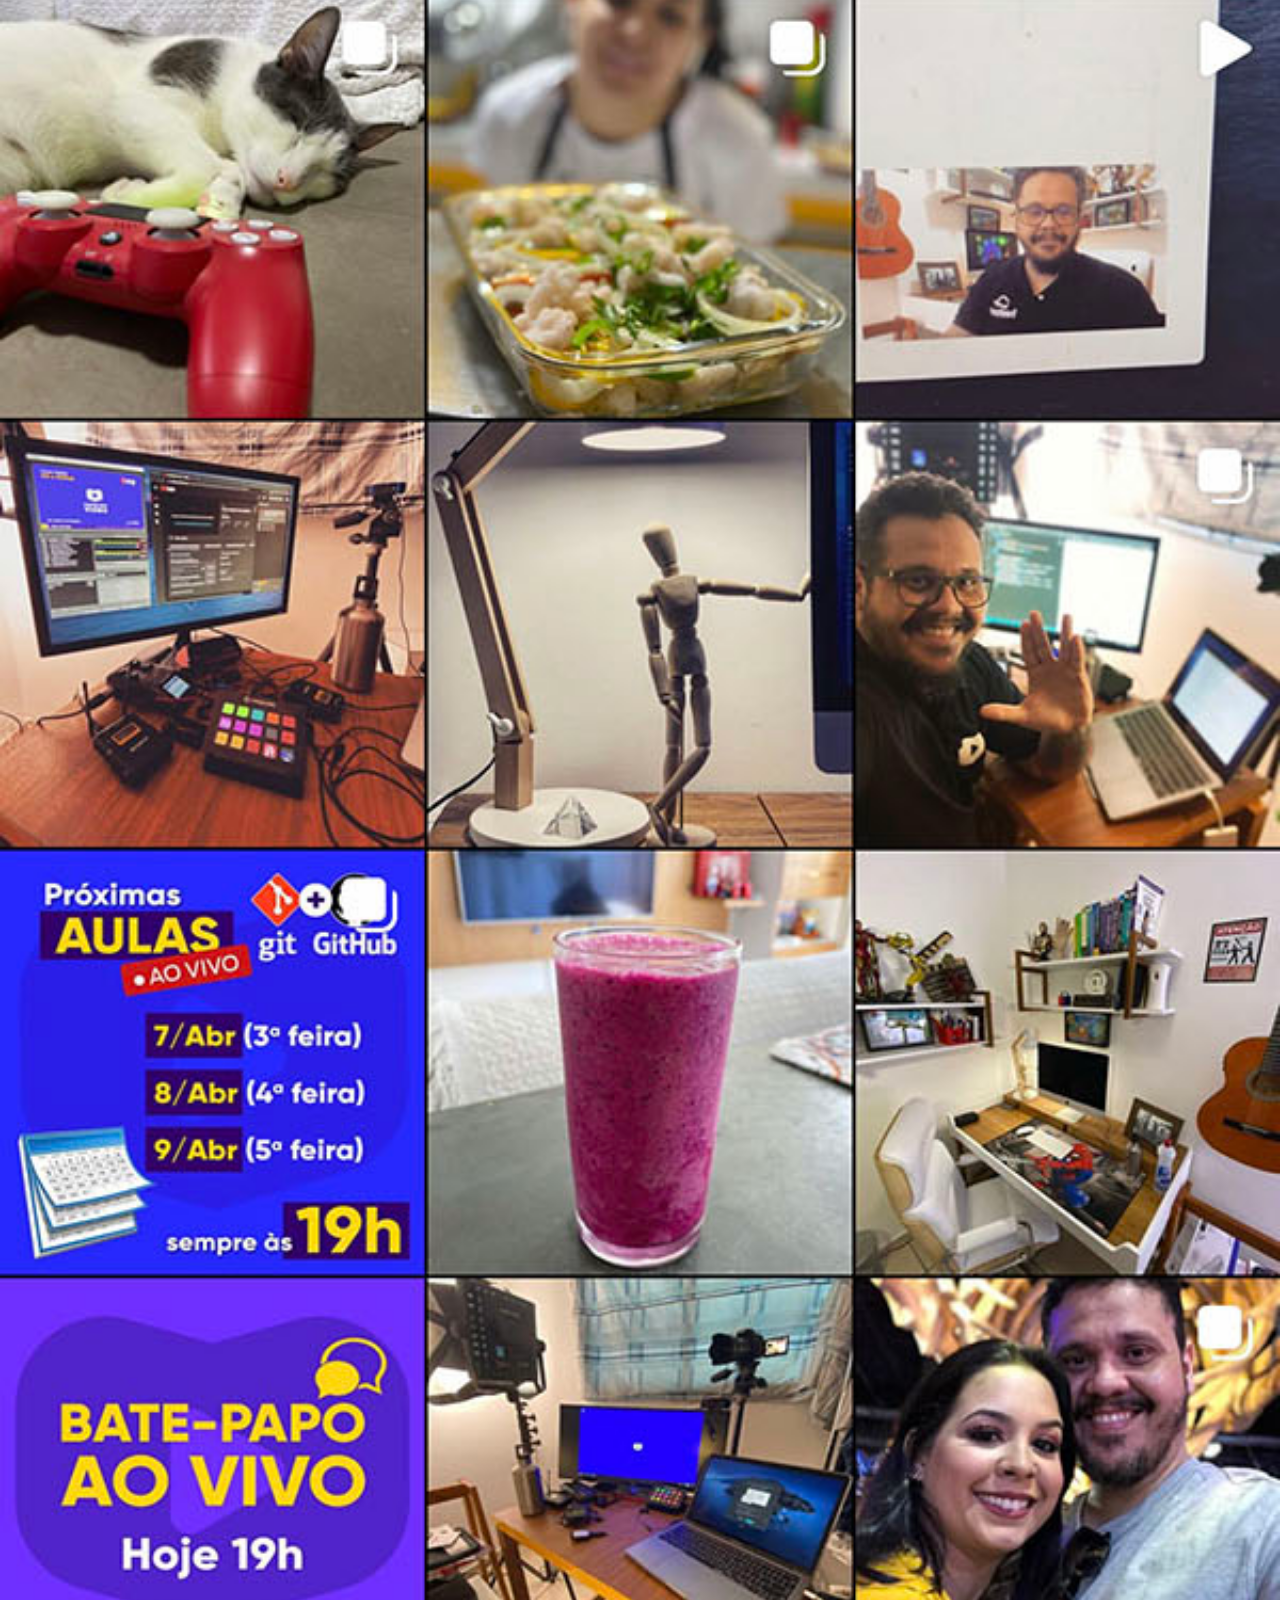
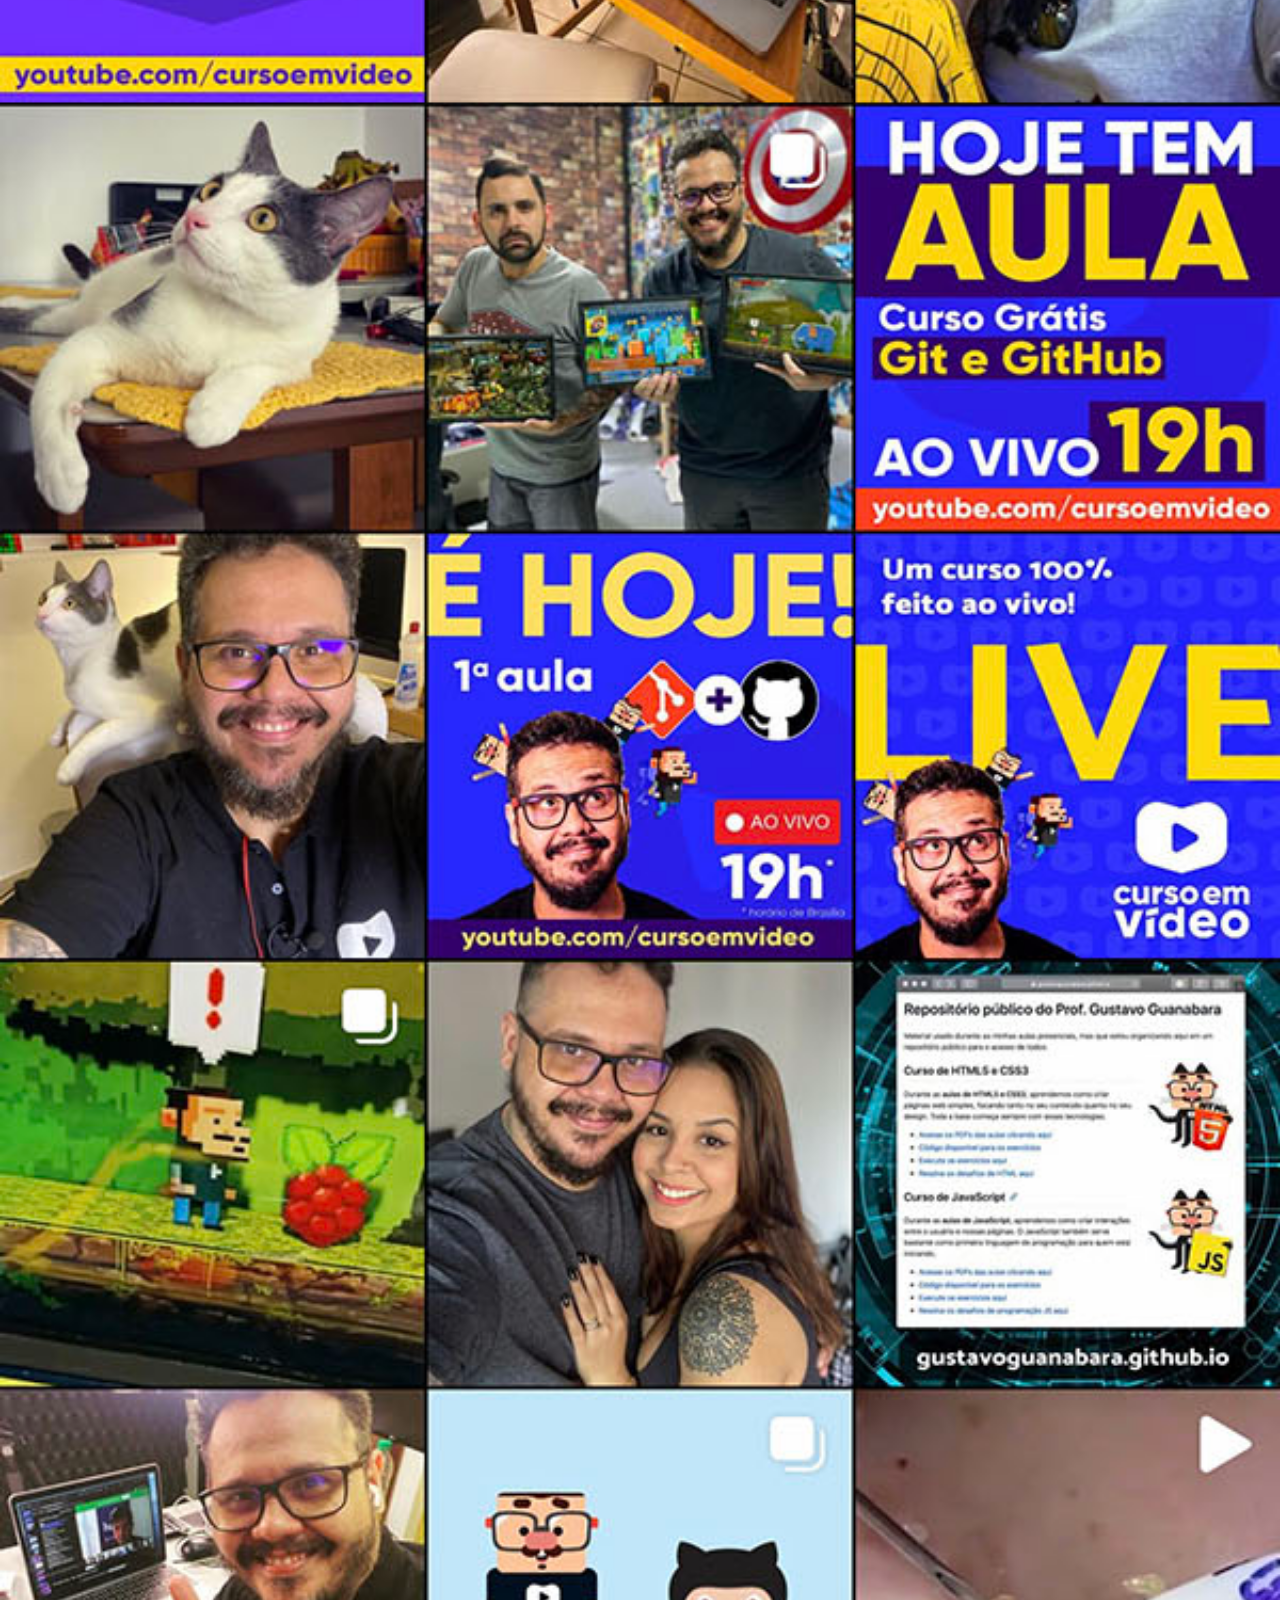
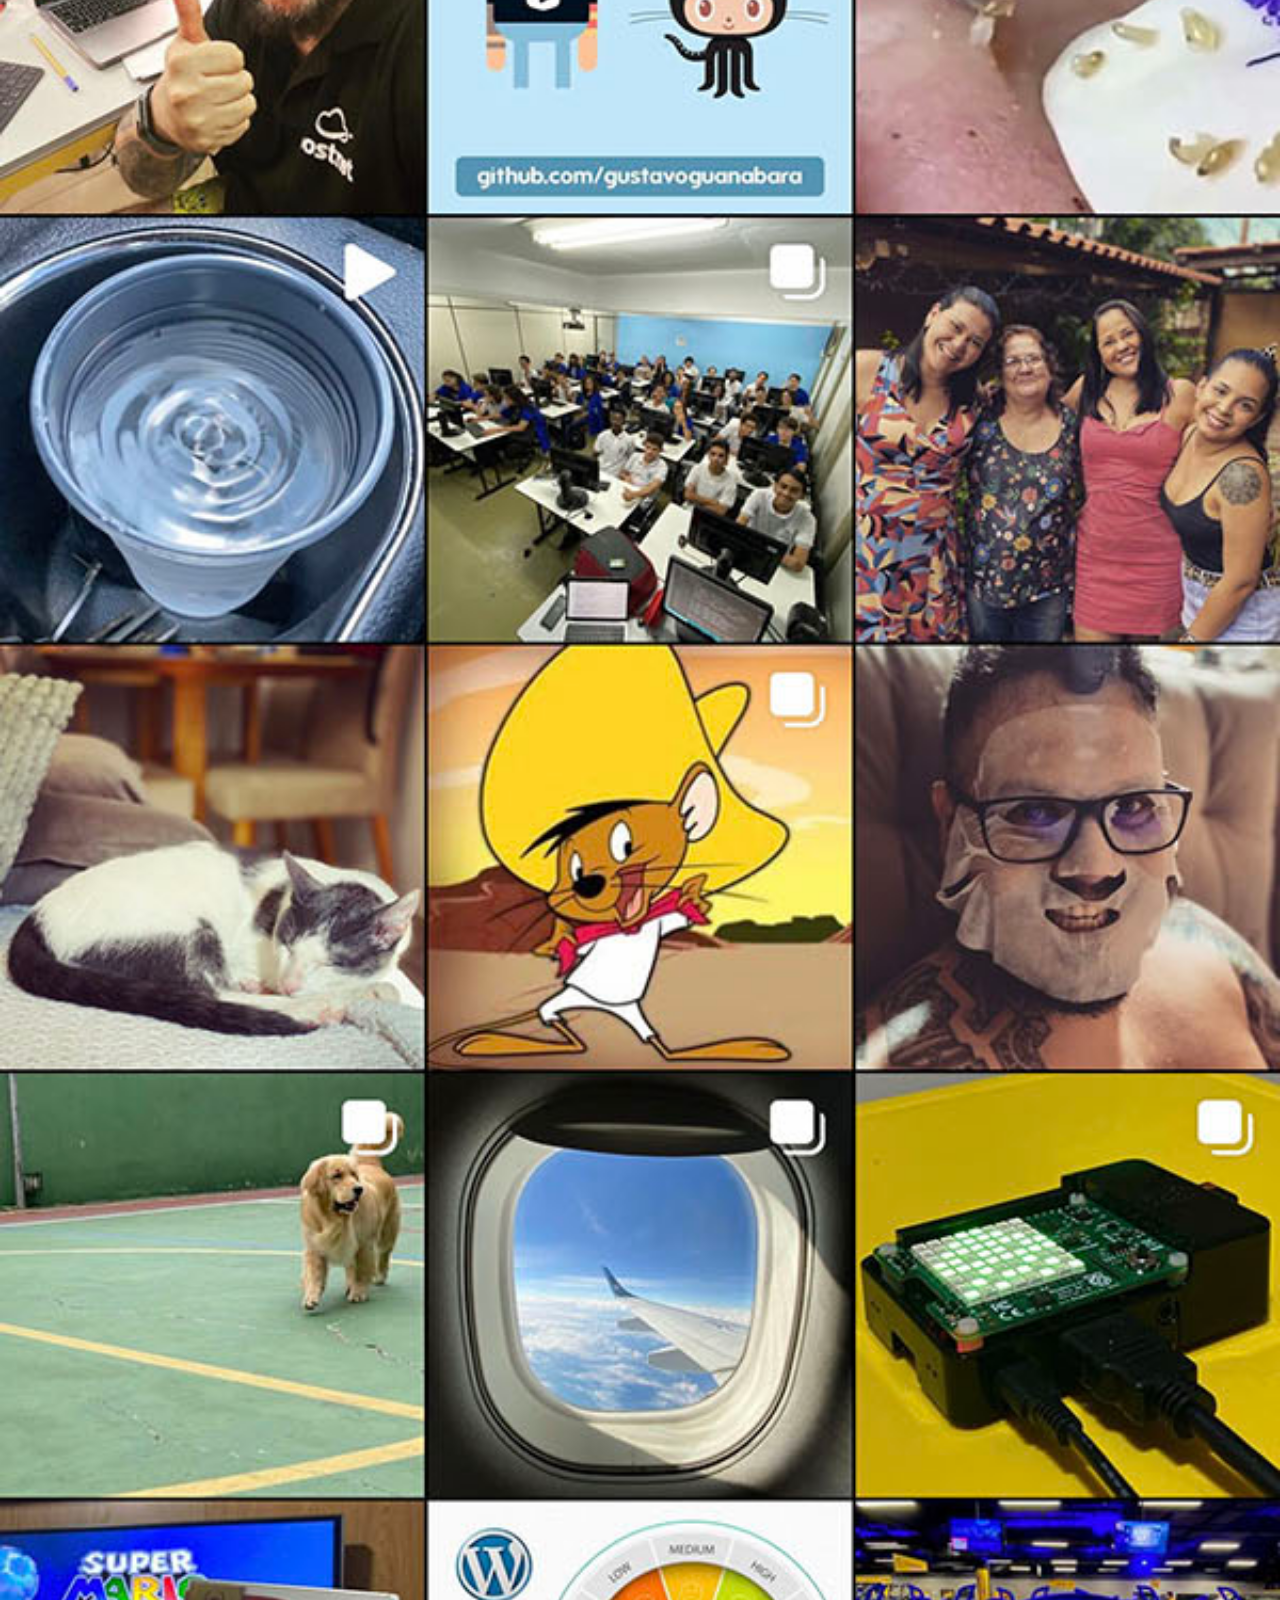
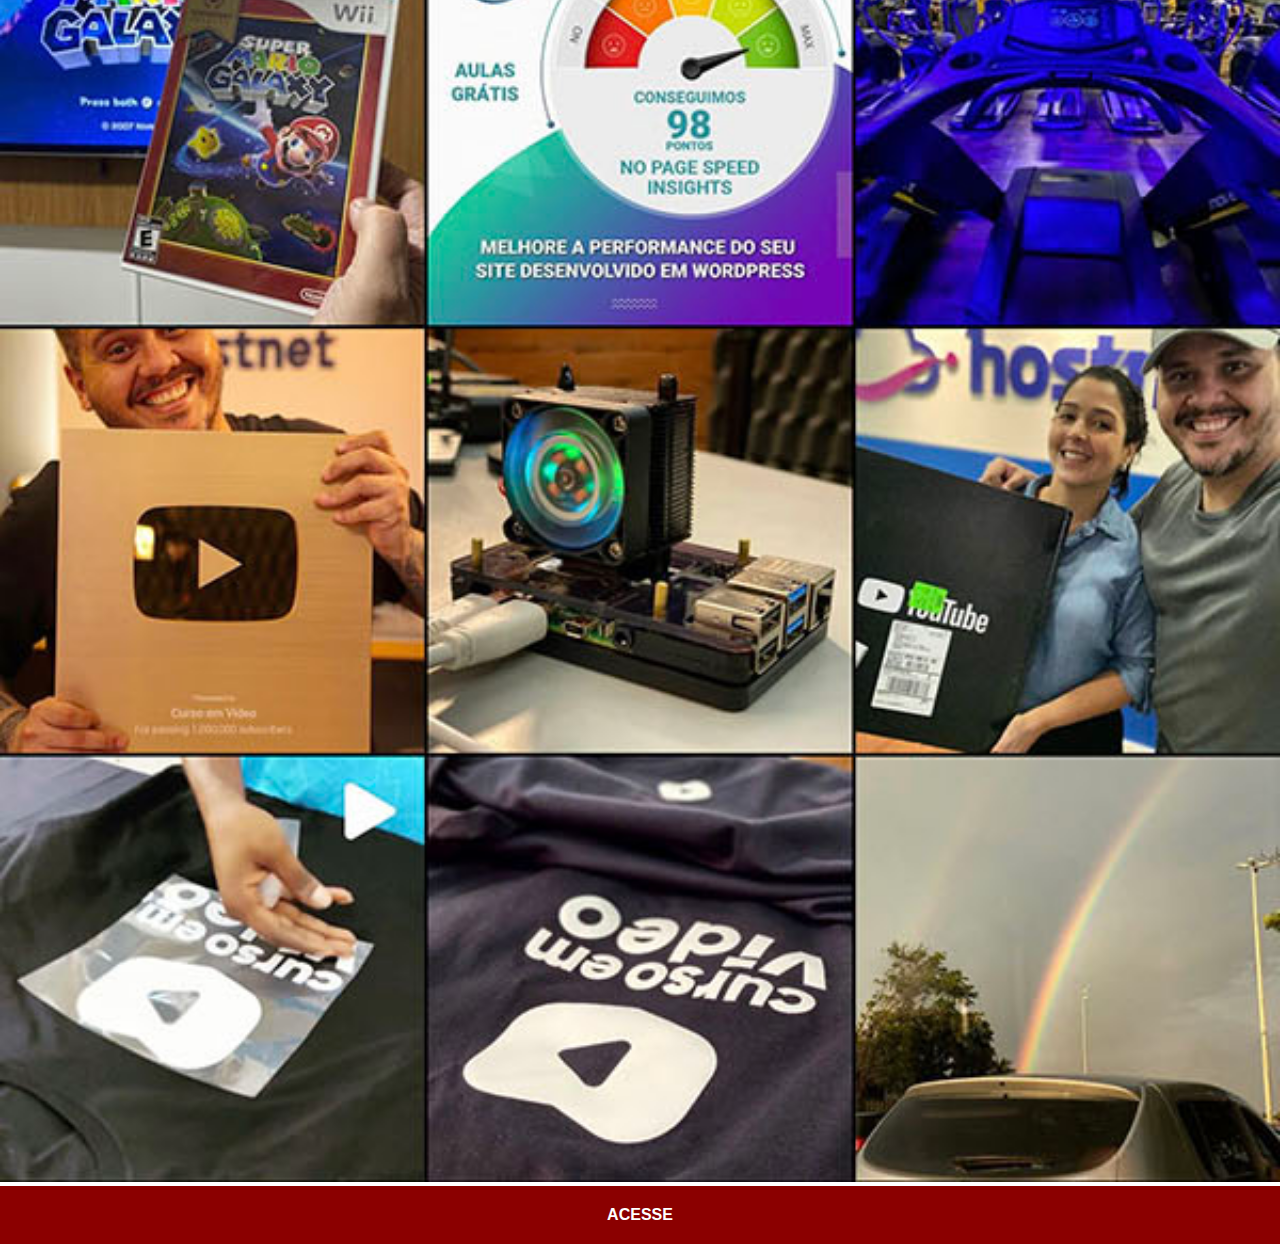
<file: instagram.html>
<!DOCTYPE html>
<html lang="pt-br">
<head>
    <meta charset="UTF-8">
    <meta name="viewport" content="width=device-width, initial-scale=1.0">
    <title>GitHub</title>
    <link rel="stylesheet" href="estilos/social.css">
</head>
<body>
    <img src="imagens/tela-instagram.jpg" alt="Instagram">
    <a href="https://www.instagram.com/gustavoguanabara/" target="_blank">ACESSE</a>
</body>
</html>
</file>
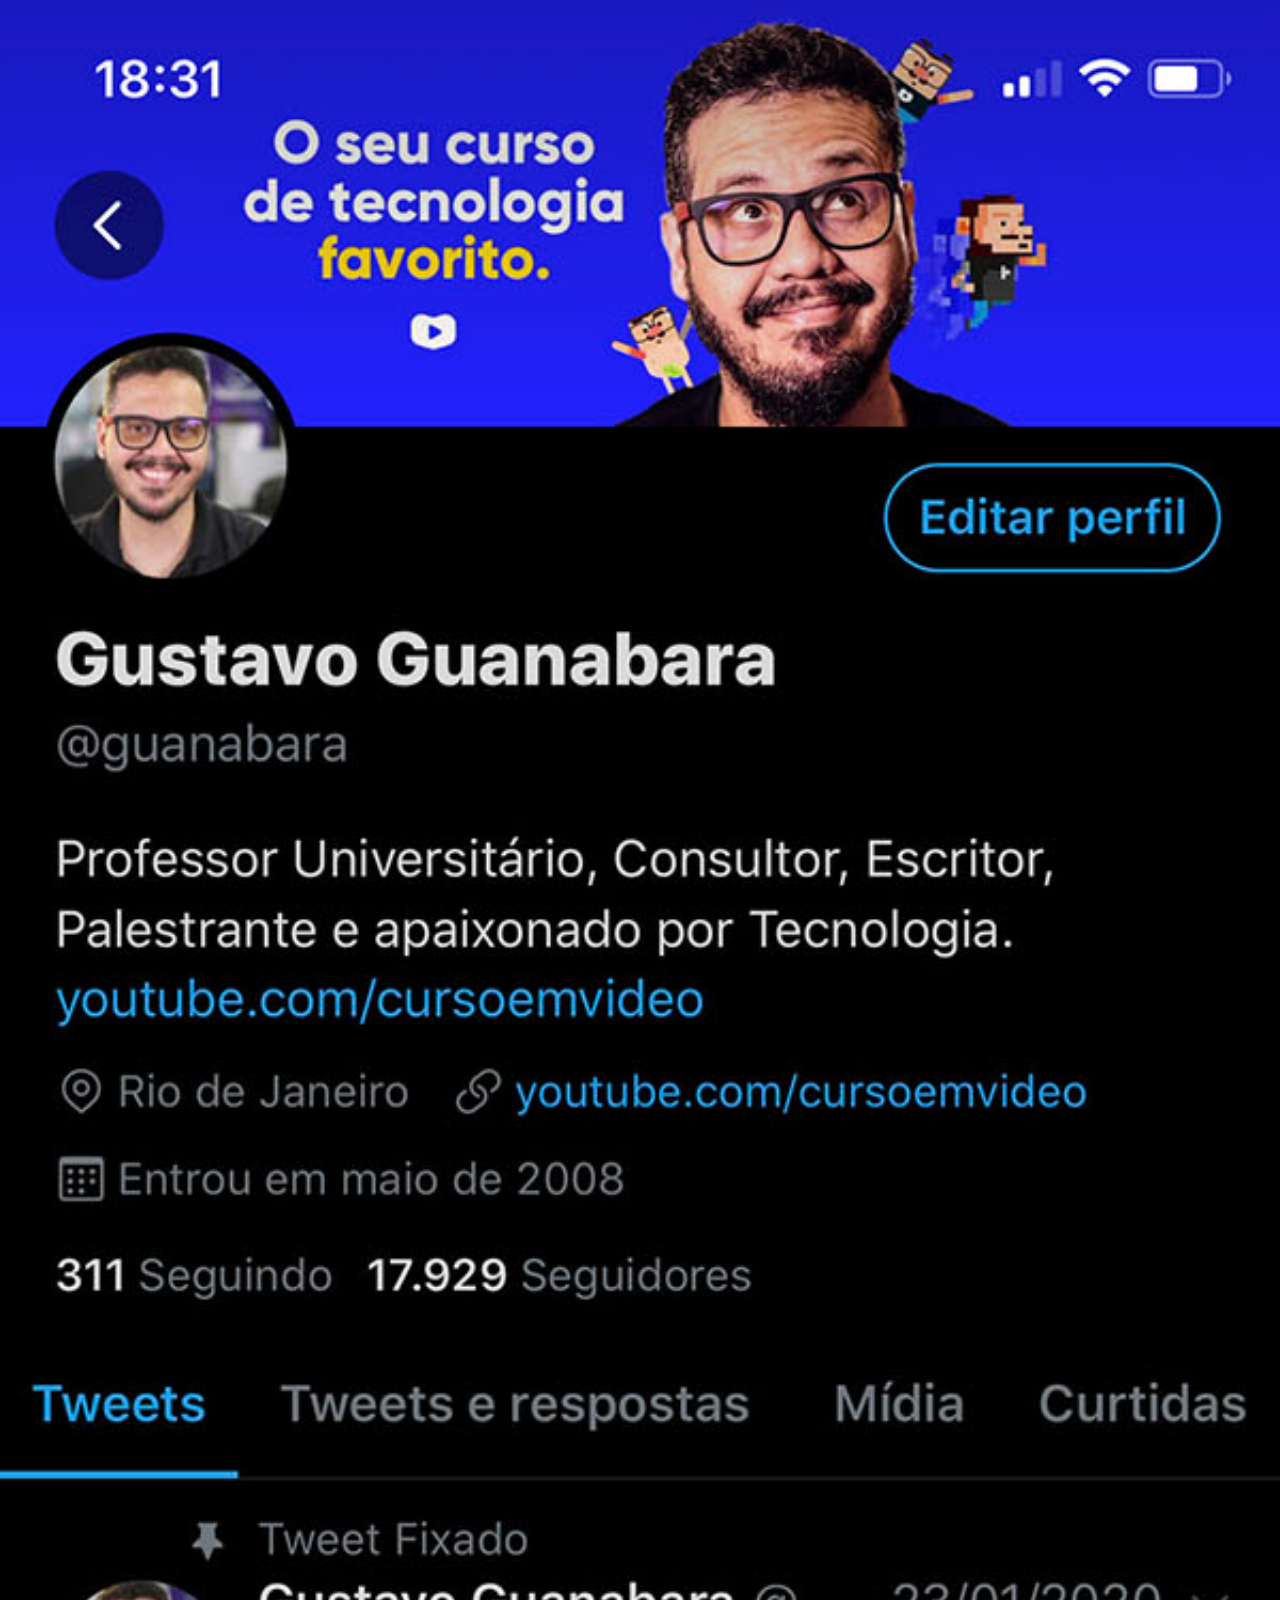
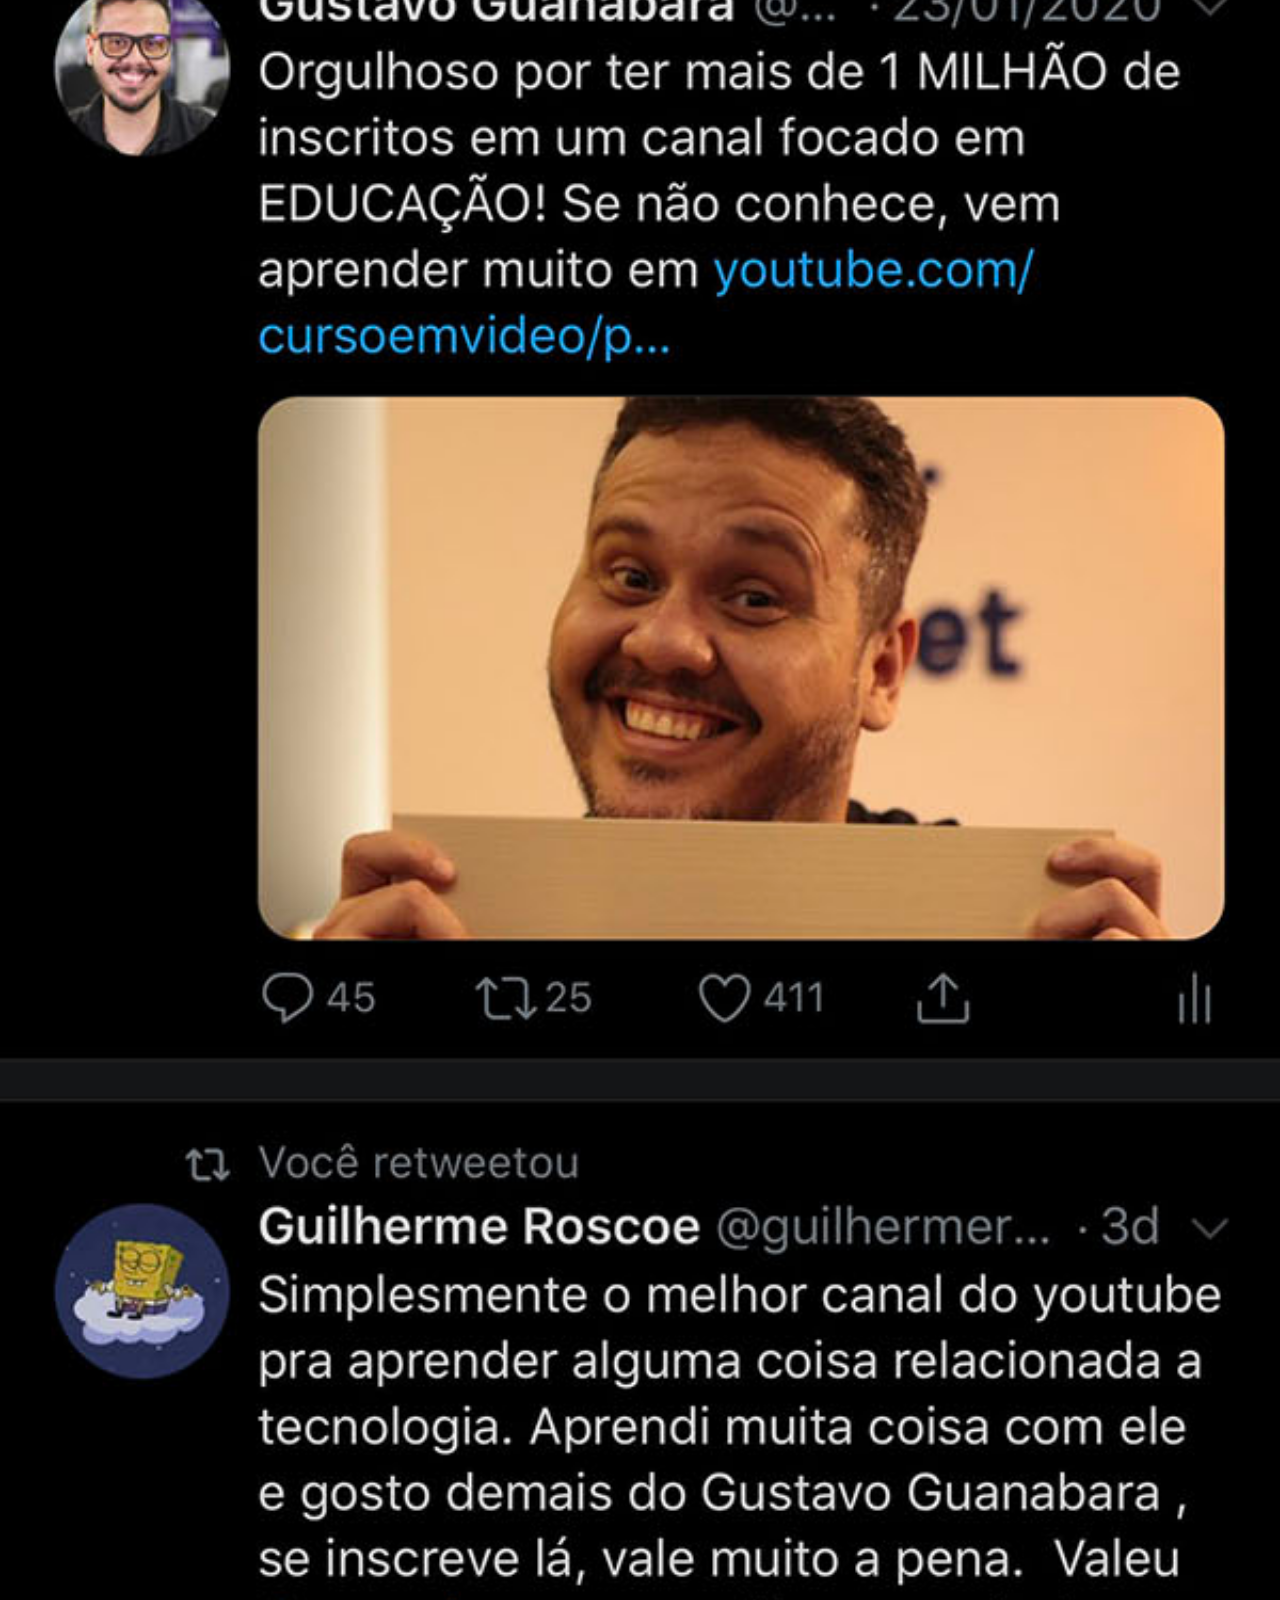
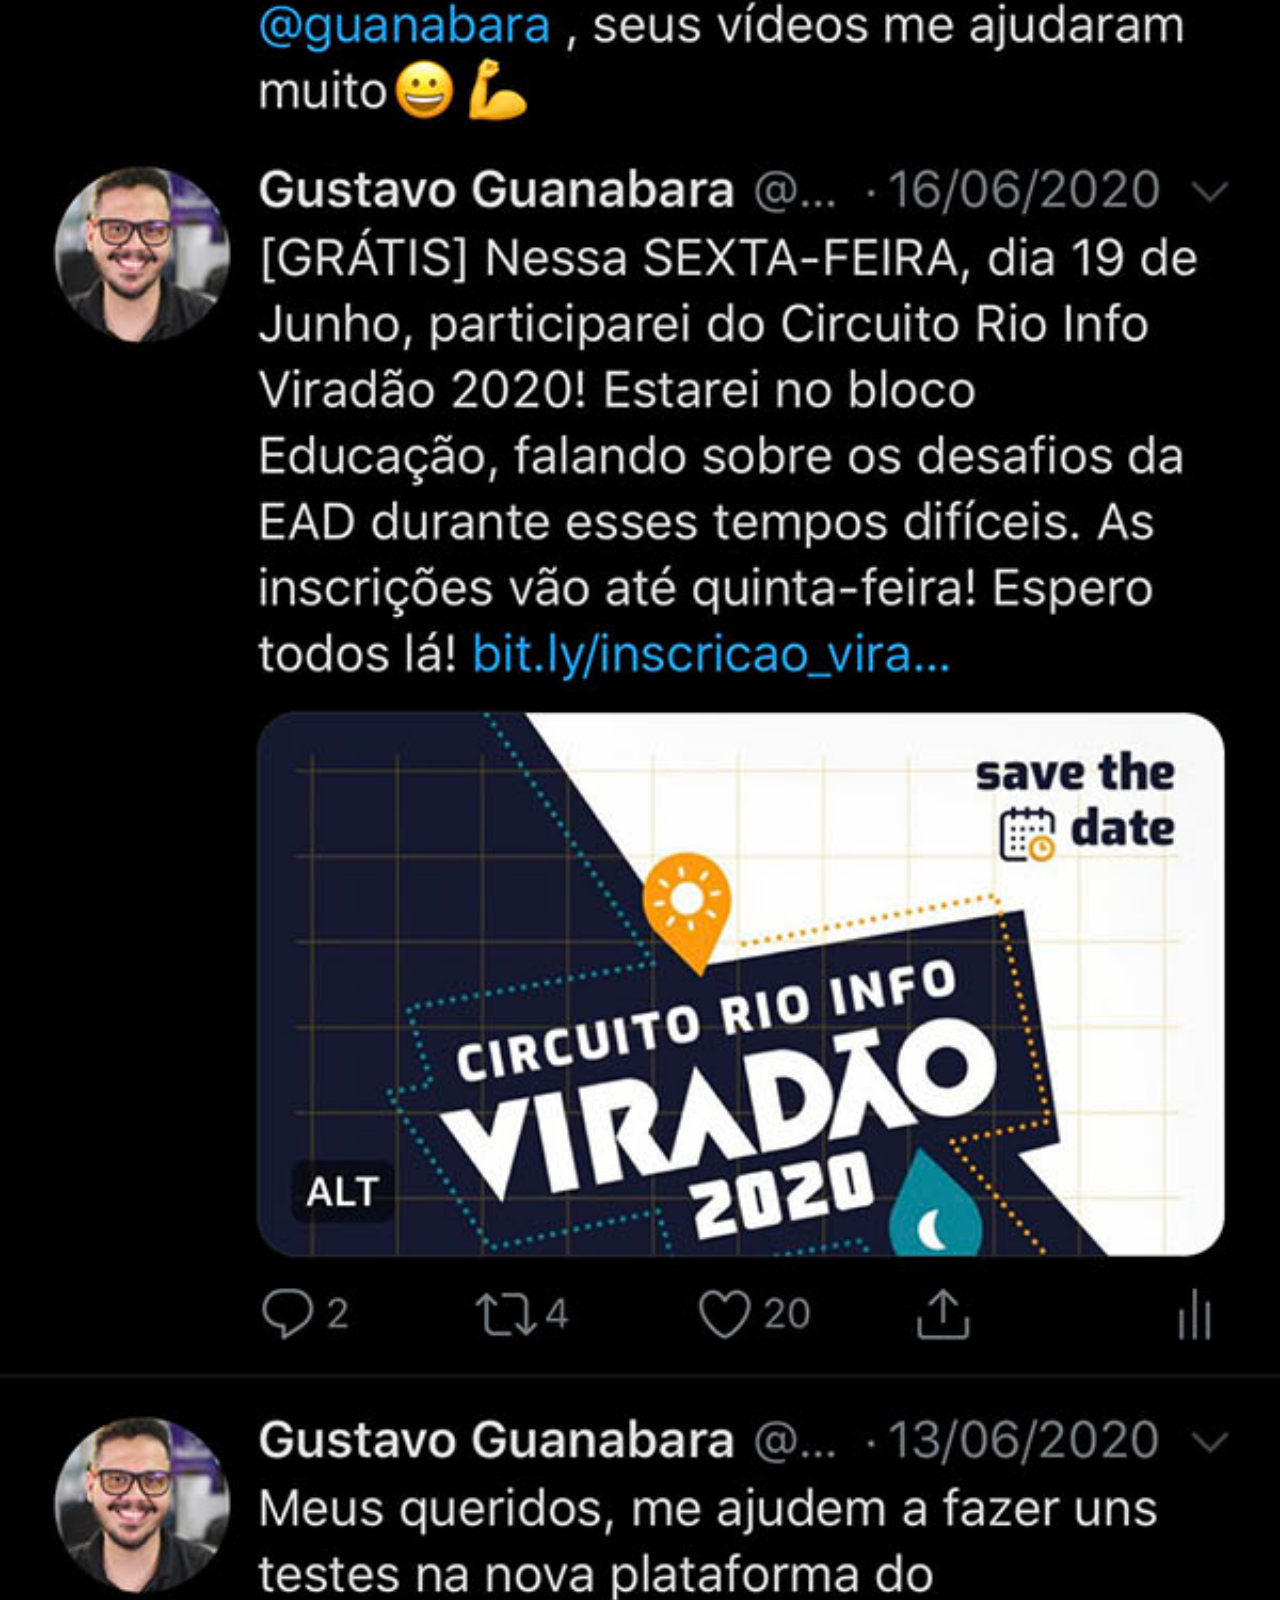
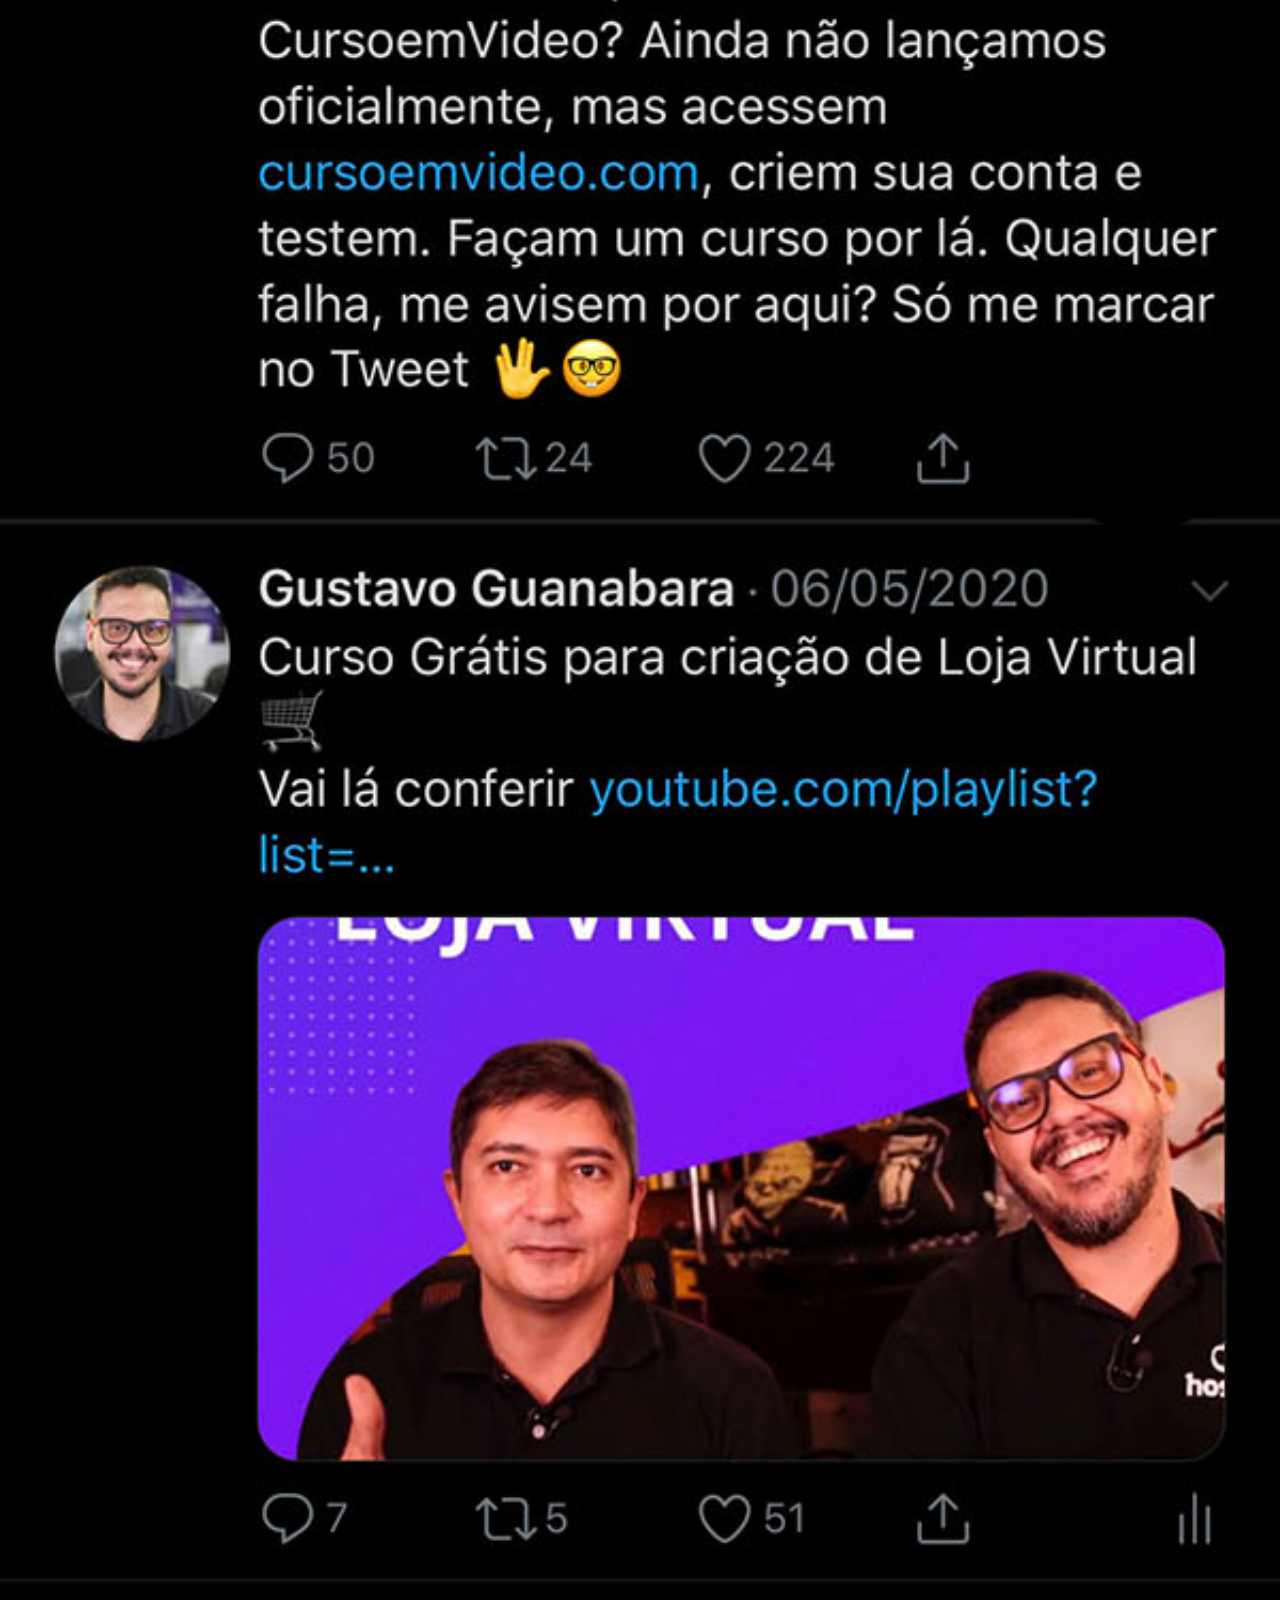
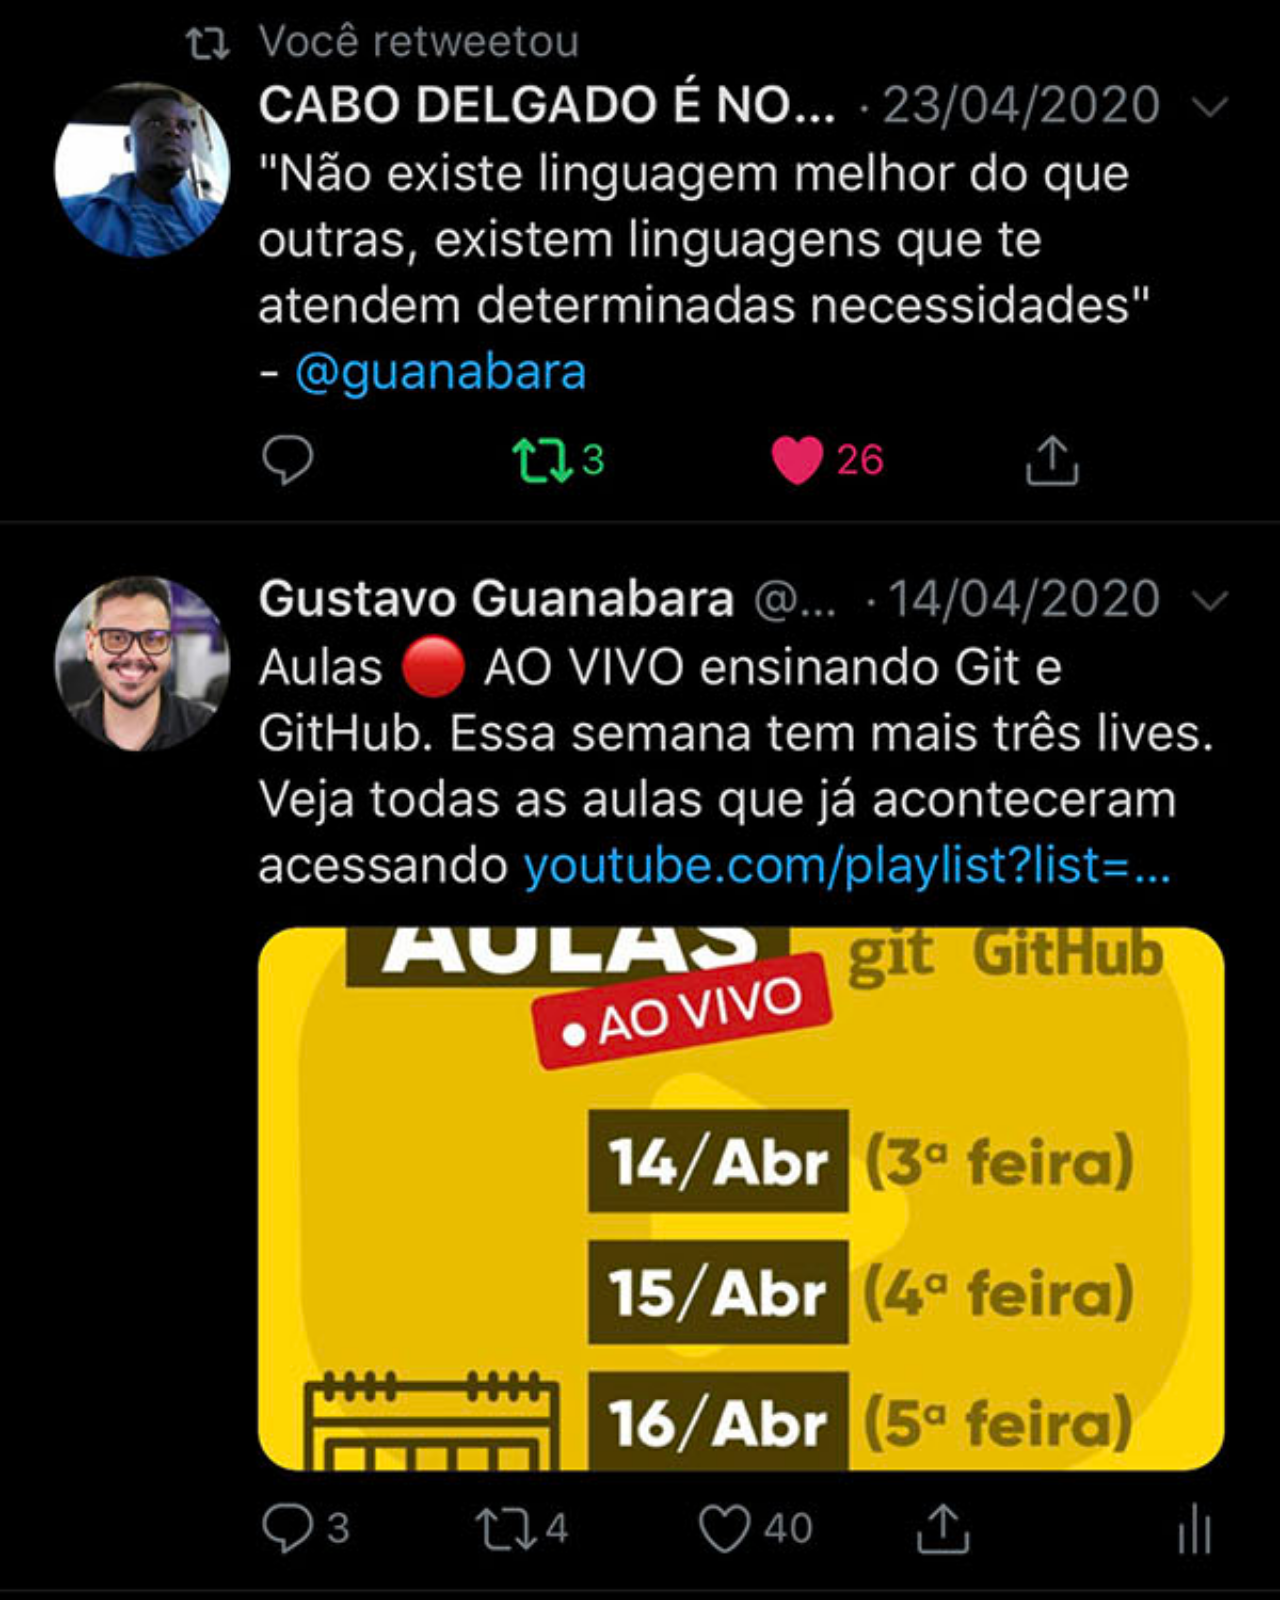
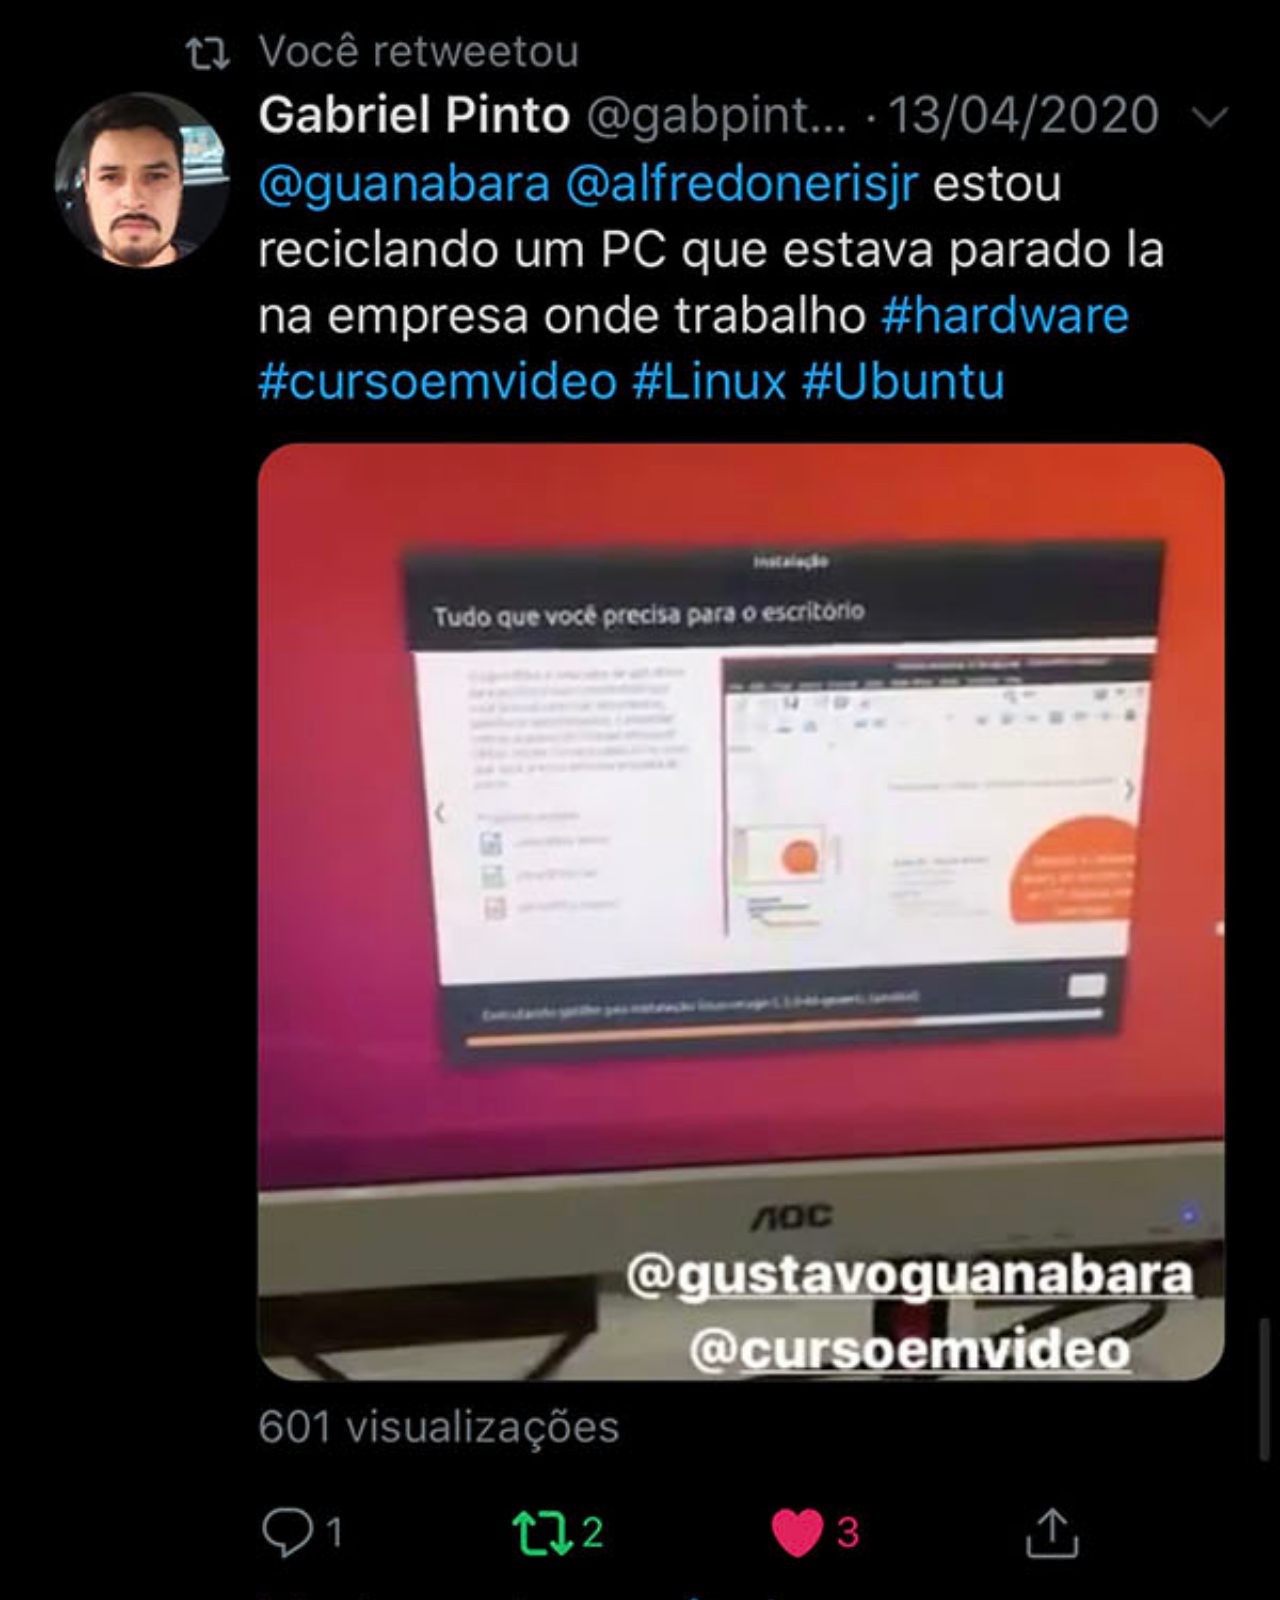
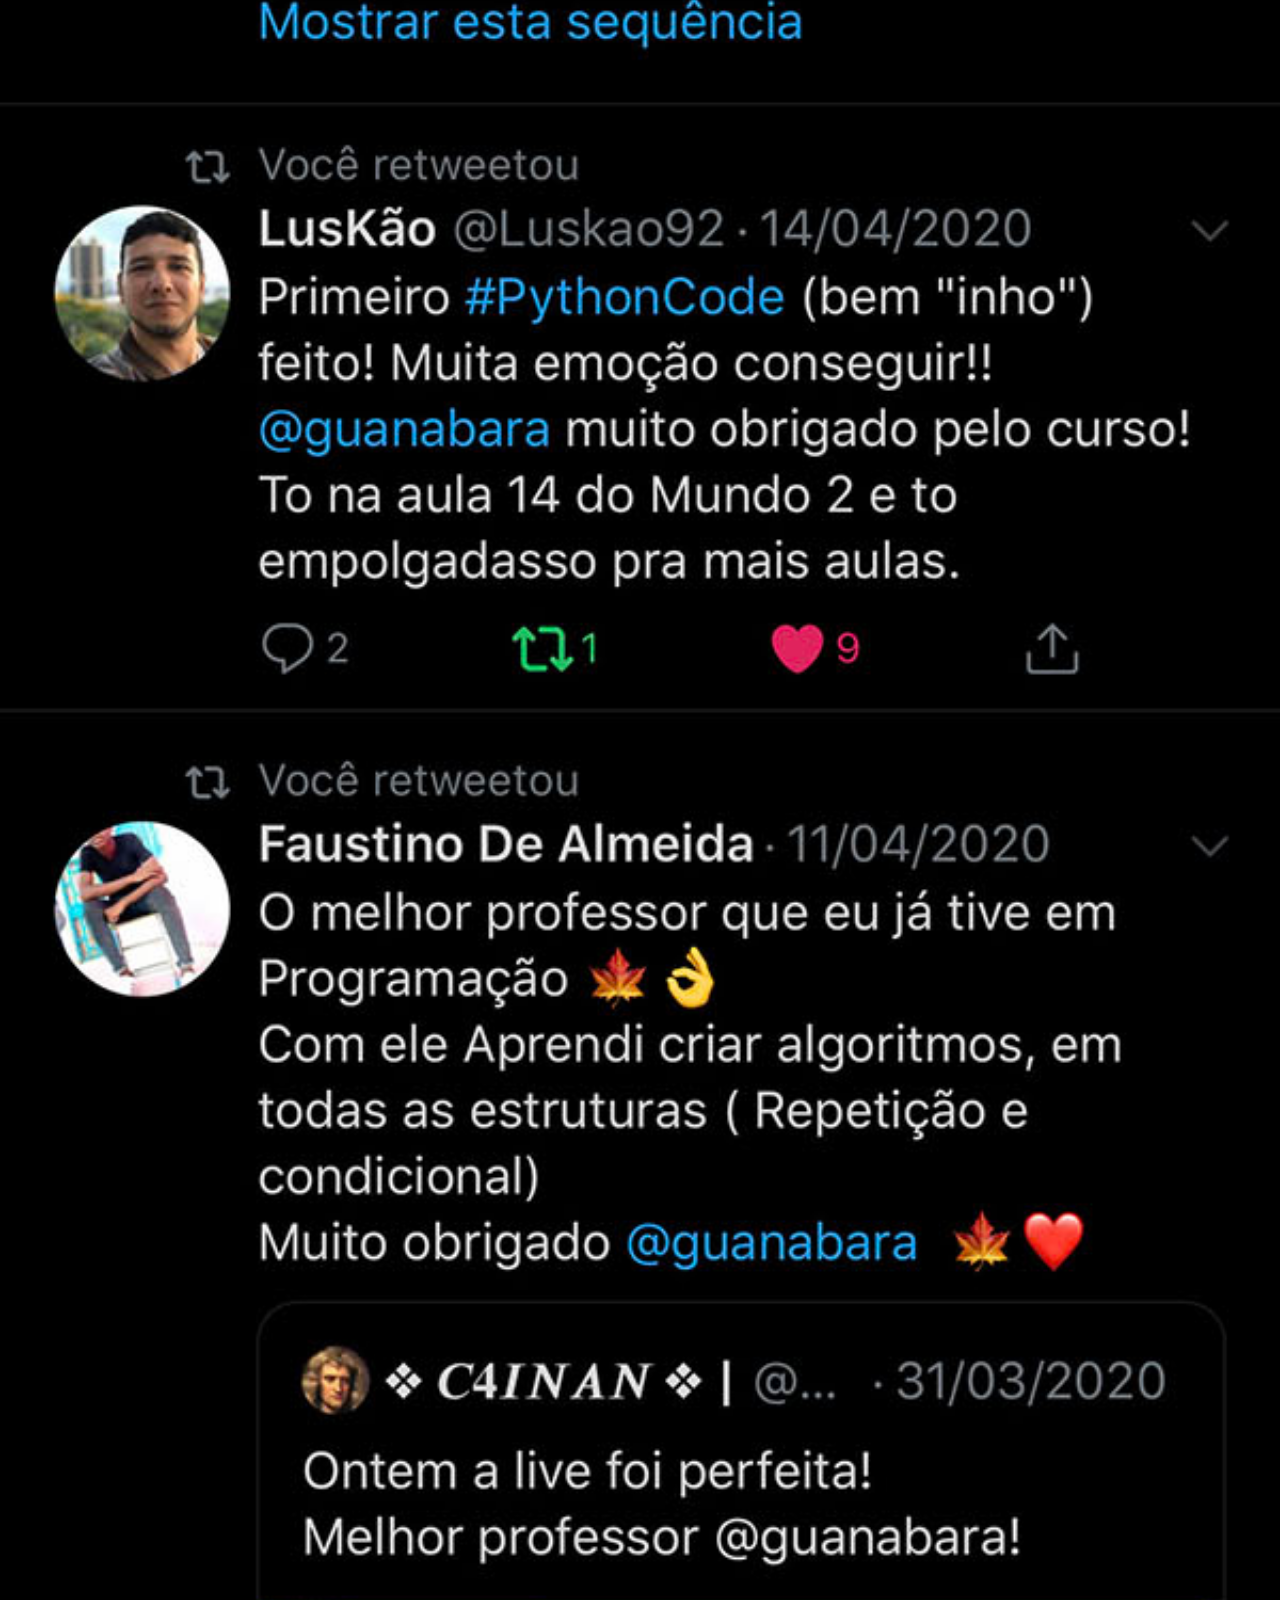
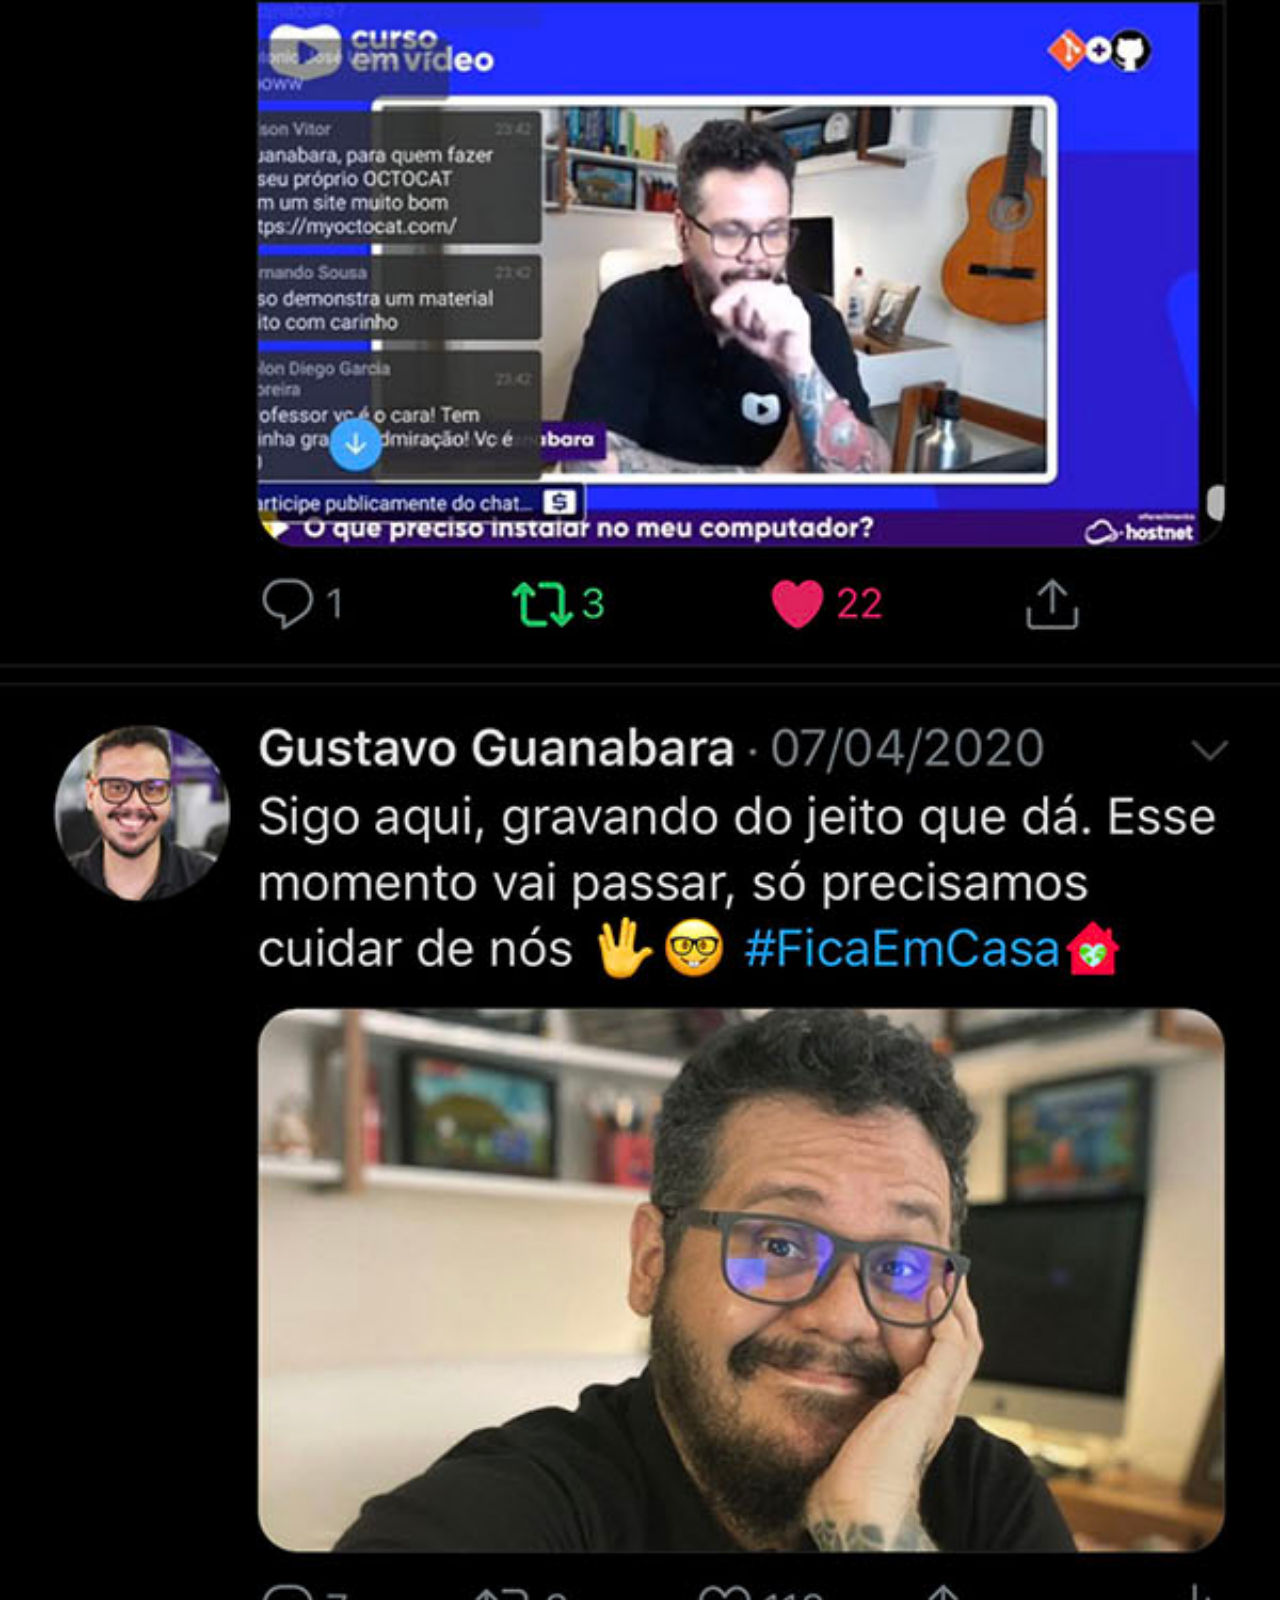
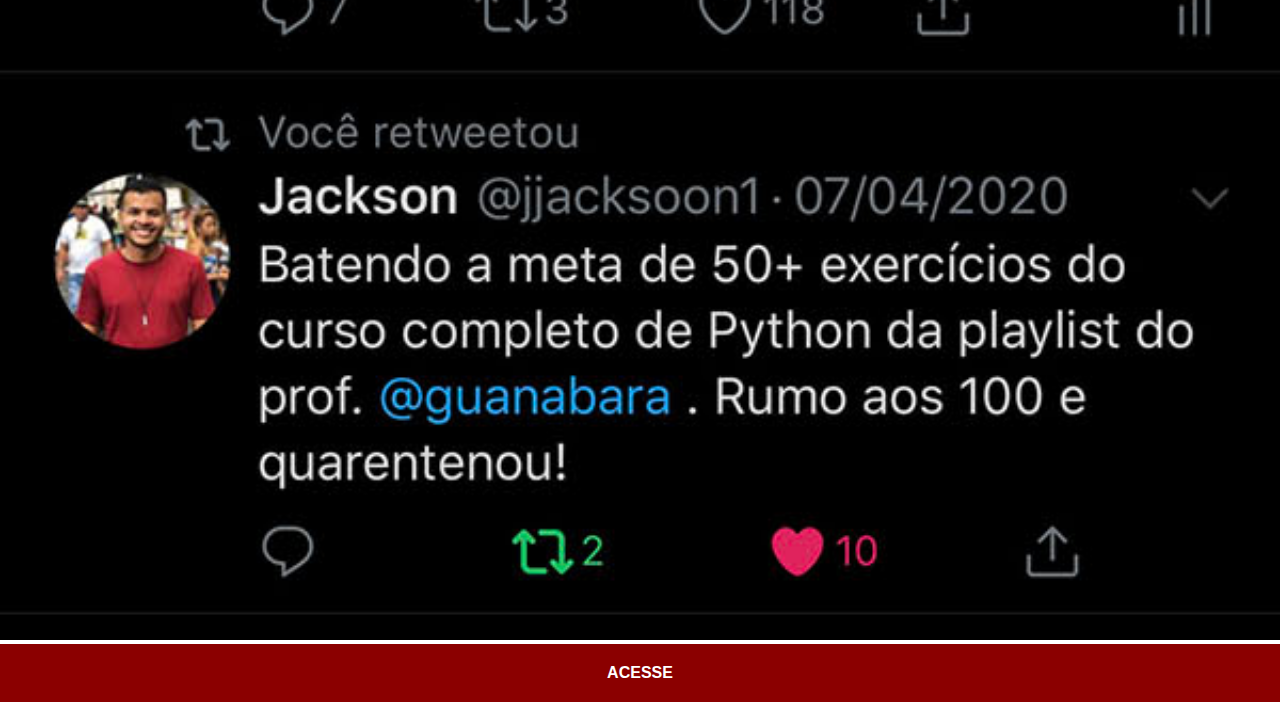
<file: twitter.html>
<!DOCTYPE html>
<html lang="pt-br">
<head>
    <meta charset="UTF-8">
    <meta name="viewport" content="width=device-width, initial-scale=1.0">
    <title>GitHub</title>
    <link rel="stylesheet" href="estilos/social.css">
</head>
<body>
    <img src="imagens/tela-twitter.jpg" alt="Twitter">
    <a href="https://x.com/guanabara" target="_blank">ACESSE</a>
</body>
</html>
</file>
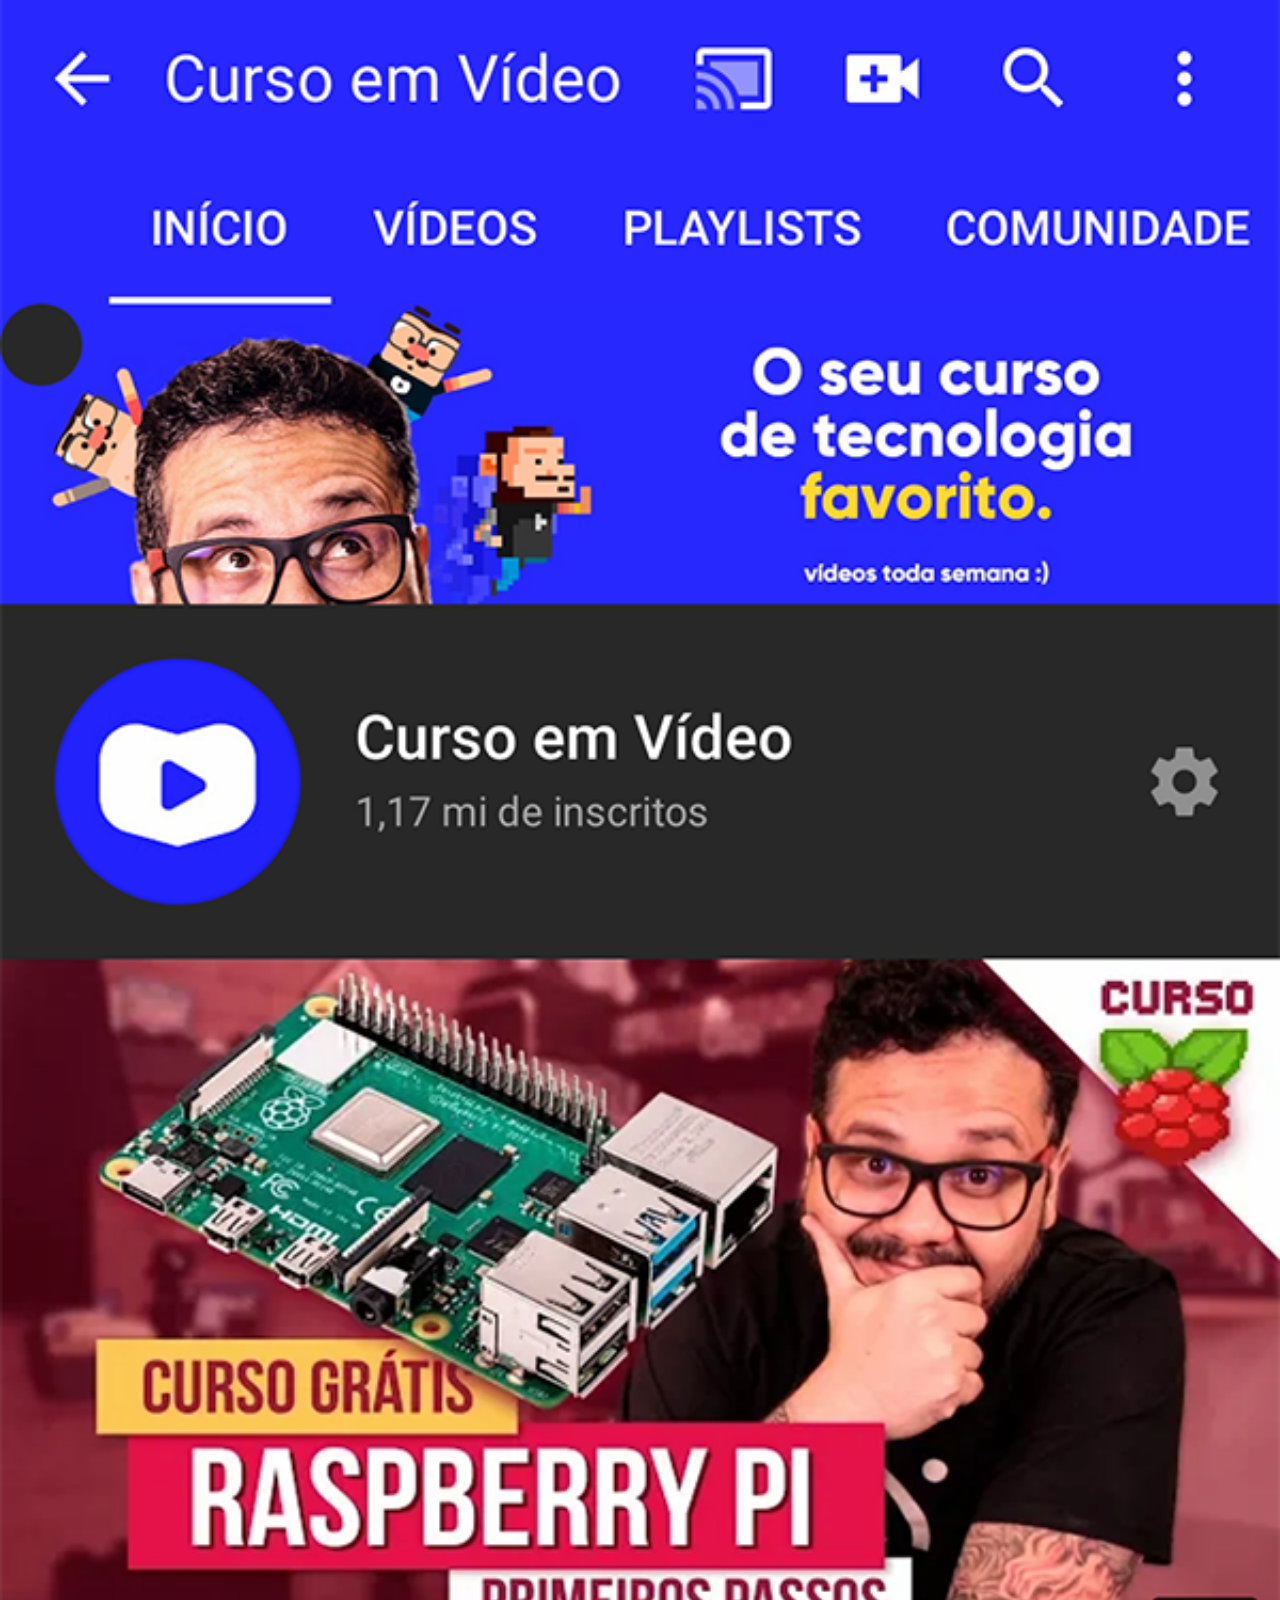
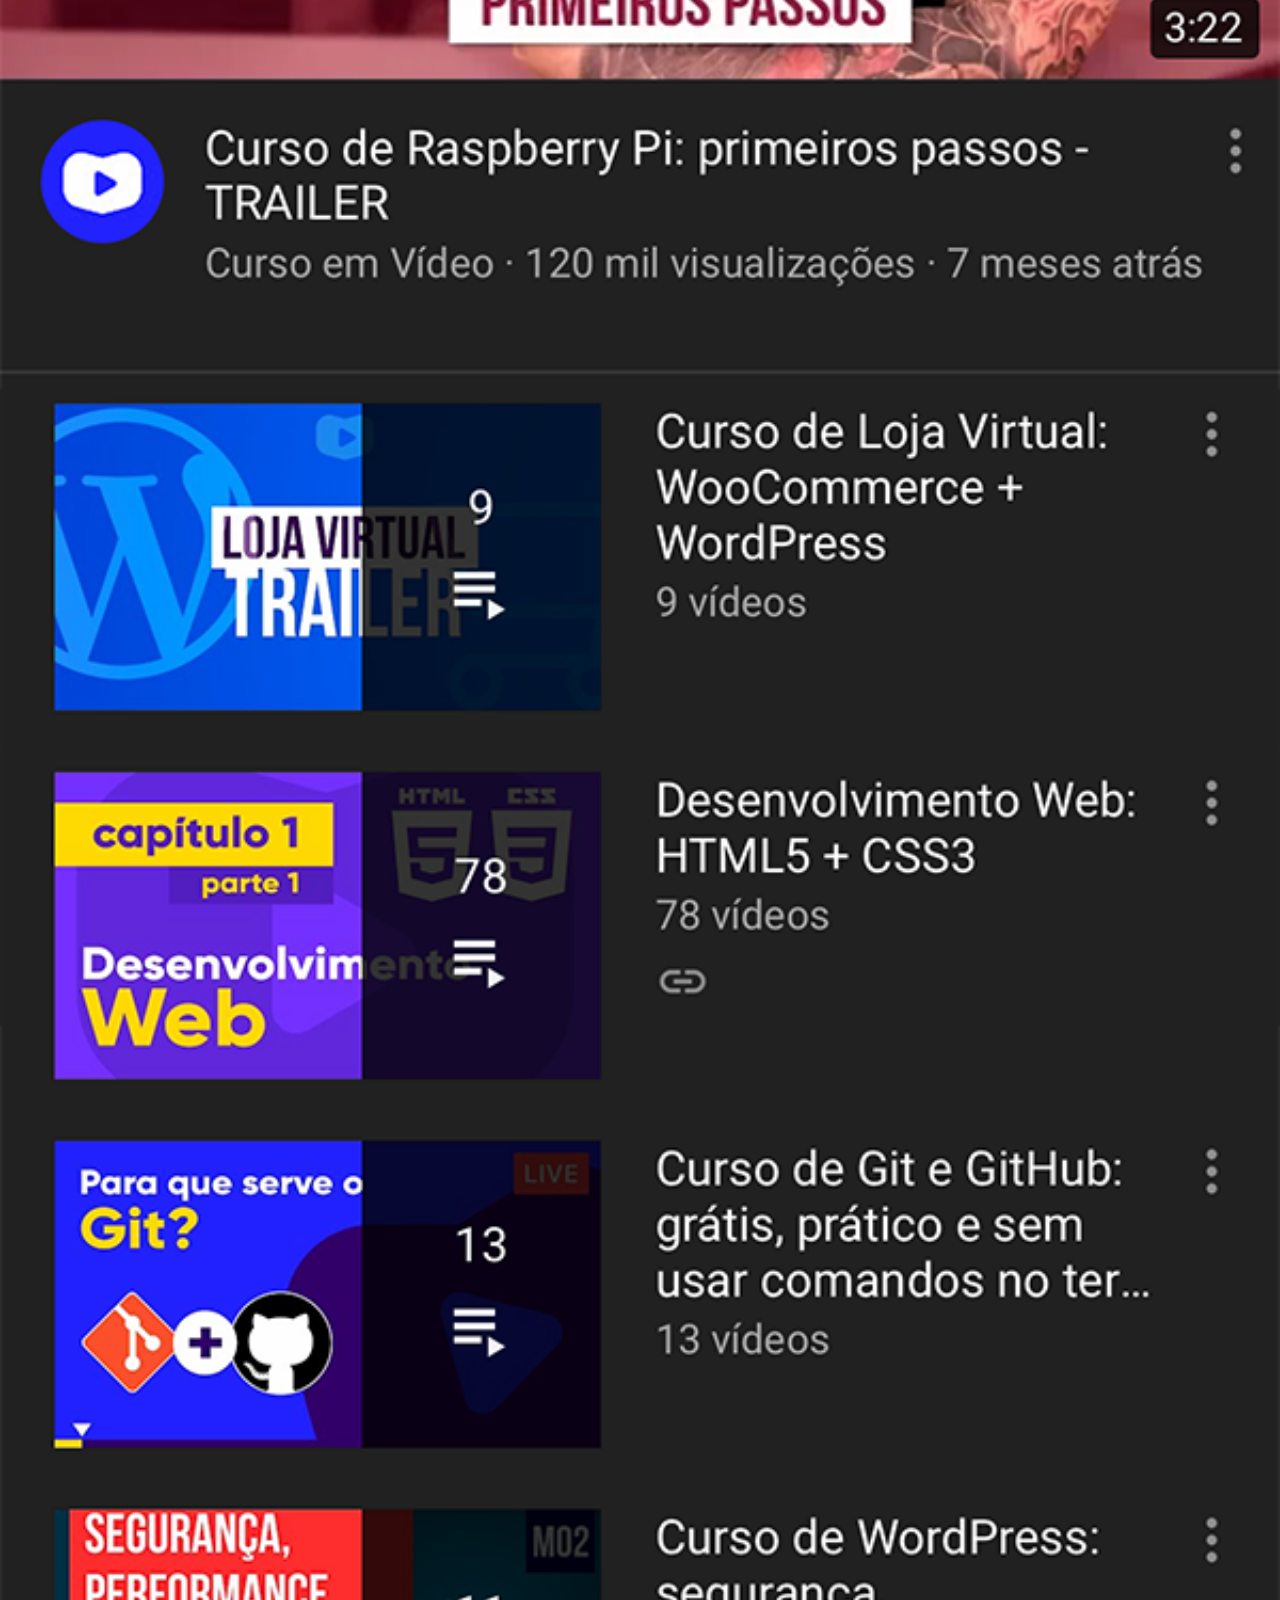
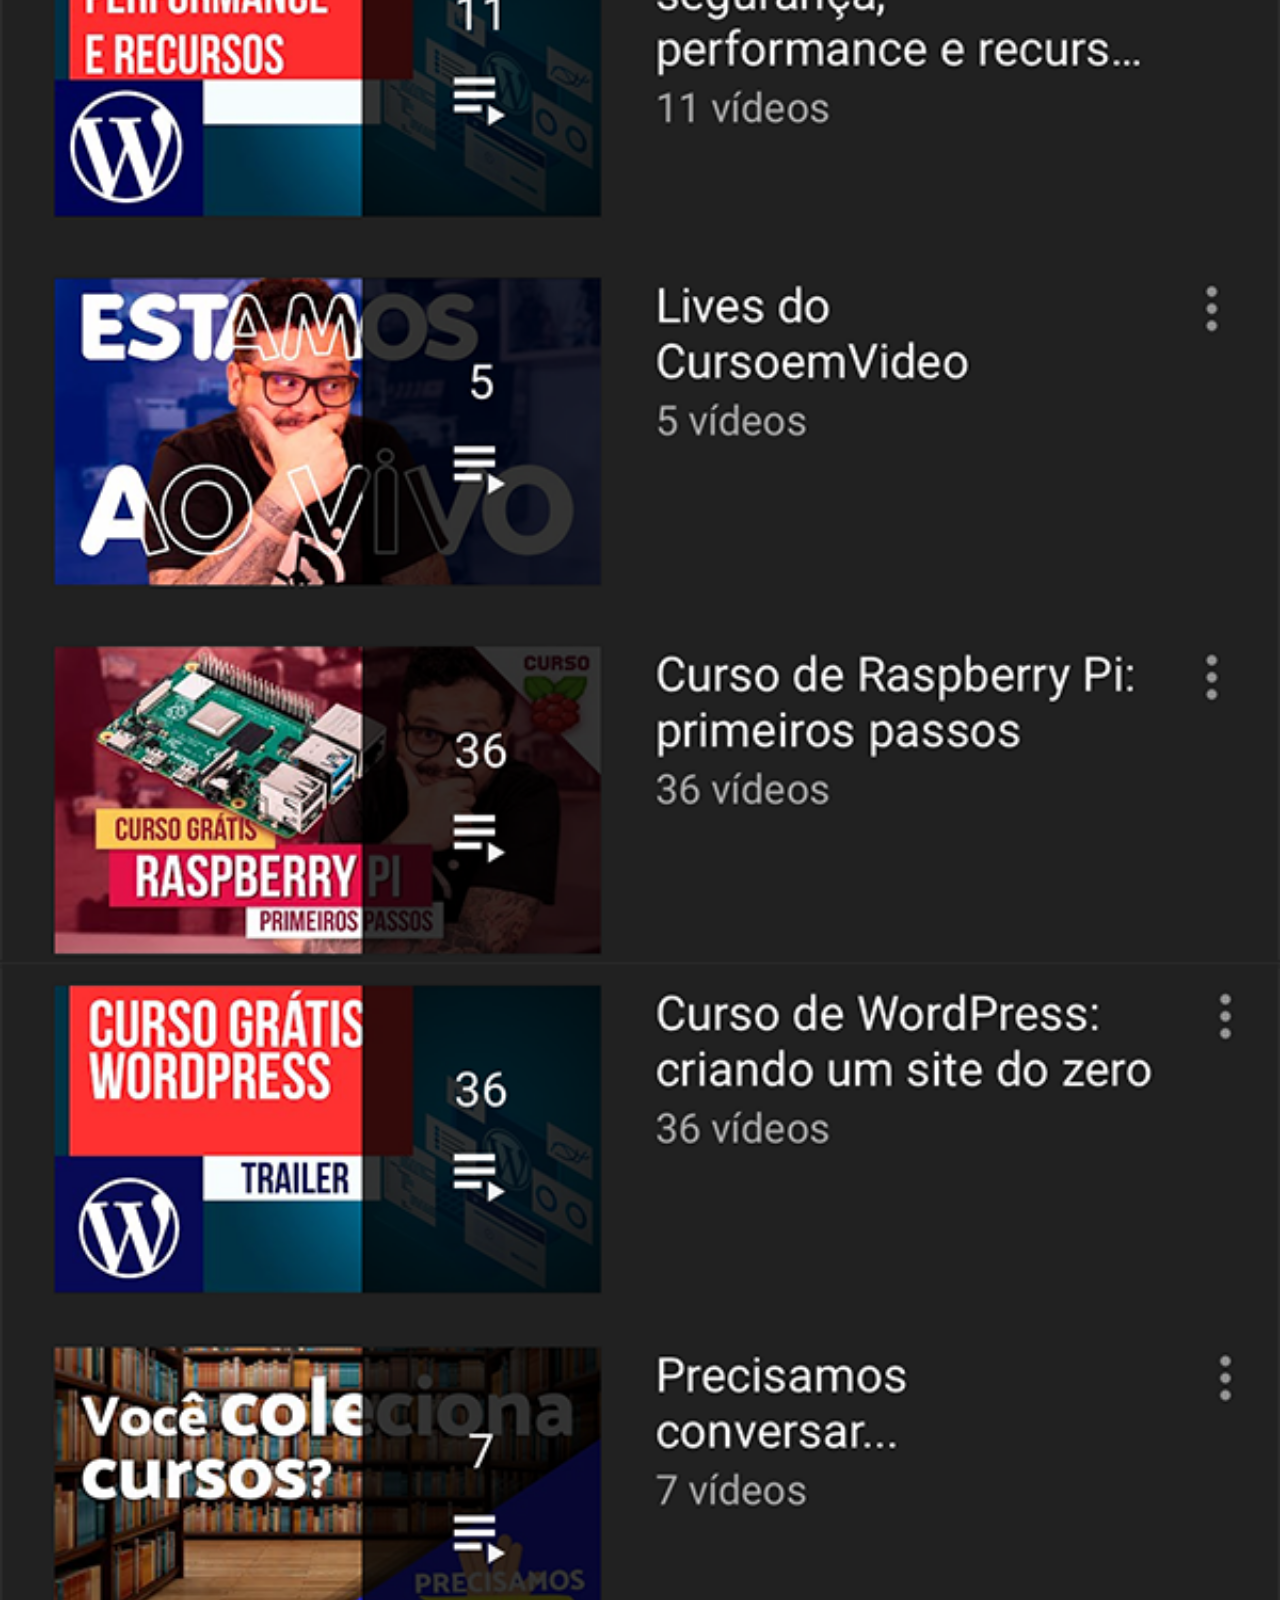
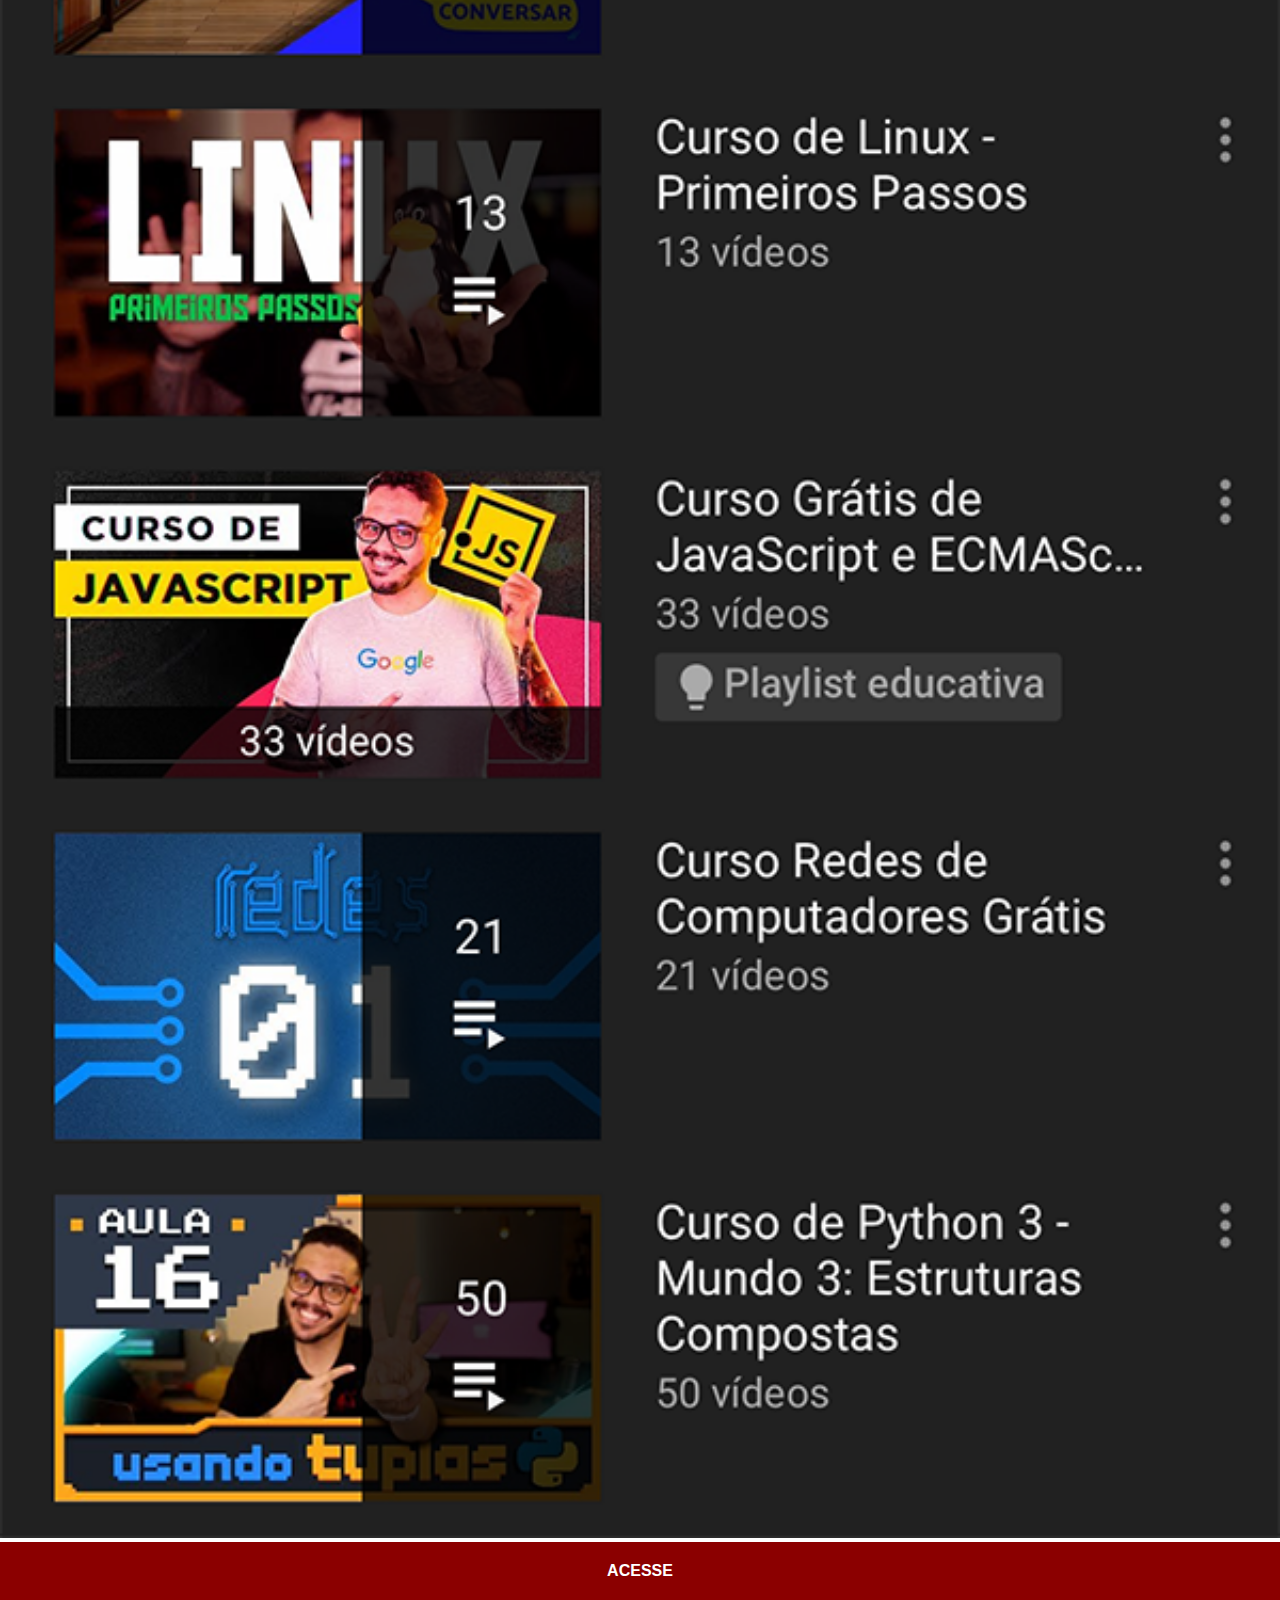
<file: youtube.html>
<!DOCTYPE html>
<html lang="pt-br">
<head>
    <meta charset="UTF-8">
    <meta name="viewport" content="width=device-width, initial-scale=1.0">
    <title>YouTube</title>
    <link rel="stylesheet" href="estilos/social.css">
</head>
<body>
    <img src="imagens/tela-youtube.png" alt="Youtube">
    <a href="https://www.youtube.com/c/CursoemV%C3%ADdeo" target="_blank">ACESSE</a>
</body>
</html>
</file>
<file: estilos/style.css>
@charset "UTF-8";

*{
    margin: 0px;
    padding: 0px;
    font-family: Arial, Helvetica, sans-serif;
}

html, body{
    height: 100vh;
    width: 100vw;
    background-color: black;
}

body{
    background: url(../imagens/fundo-madeira.jpg) no-repeat top center;
    background-size: cover;
    background-attachment: fixed;
}

main{
    position: relative;
    height: 100vh;
}

section#telefone{
    position: absolute;
    top: 50%;
    left: 50%;
    transform: translate(-50%, -50%);

    height: 627px;
    width: 311px;
    background: url(../imagens/frame-iphone.png);
}

iframe#tela{
    position: relative;
    top: 80px;
    left: 22px;
    width: 267px;
    height: 471px;
}

section#redes-sociais{
    text-align: right;
}

section#redes-sociais img{
    width: 50px;
    margin: 10px;
    border-radius: 50%;
    box-shadow: 2px 2px 5px rgba(0, 0, 0, 0.400);
    box-sizing: border-box;
}

section#redes-sociais img:hover{
    border: 2px solid rgba(255, 255, 255, 0.637);
    transform:  translate(-3px -3px);
    box-shadow: 5px 5px 10px rgba(0, 0, 0, 0.637);
    transition: transform 0.5s, border 1s;
}
</file>
<file: estilos/social.css>
@charset "UTF-8";

        *{
            margin: 0px;
            padding: 0px;
            font-family: Arial, Helvetica, sans-serif;
        }

        img{
            width: 100vw;
        }

        ::-webkit-scrollbar{
            width: 0px;
            height: 0px;
        }

        a{
            display: block;
            background-color: darkred;
            color: white;
            padding: 20px;
            text-align: center;
            font-weight: bolder;
            text-decoration: none;
        }

        a:hover{
            background-color: red;
        }
</file>
